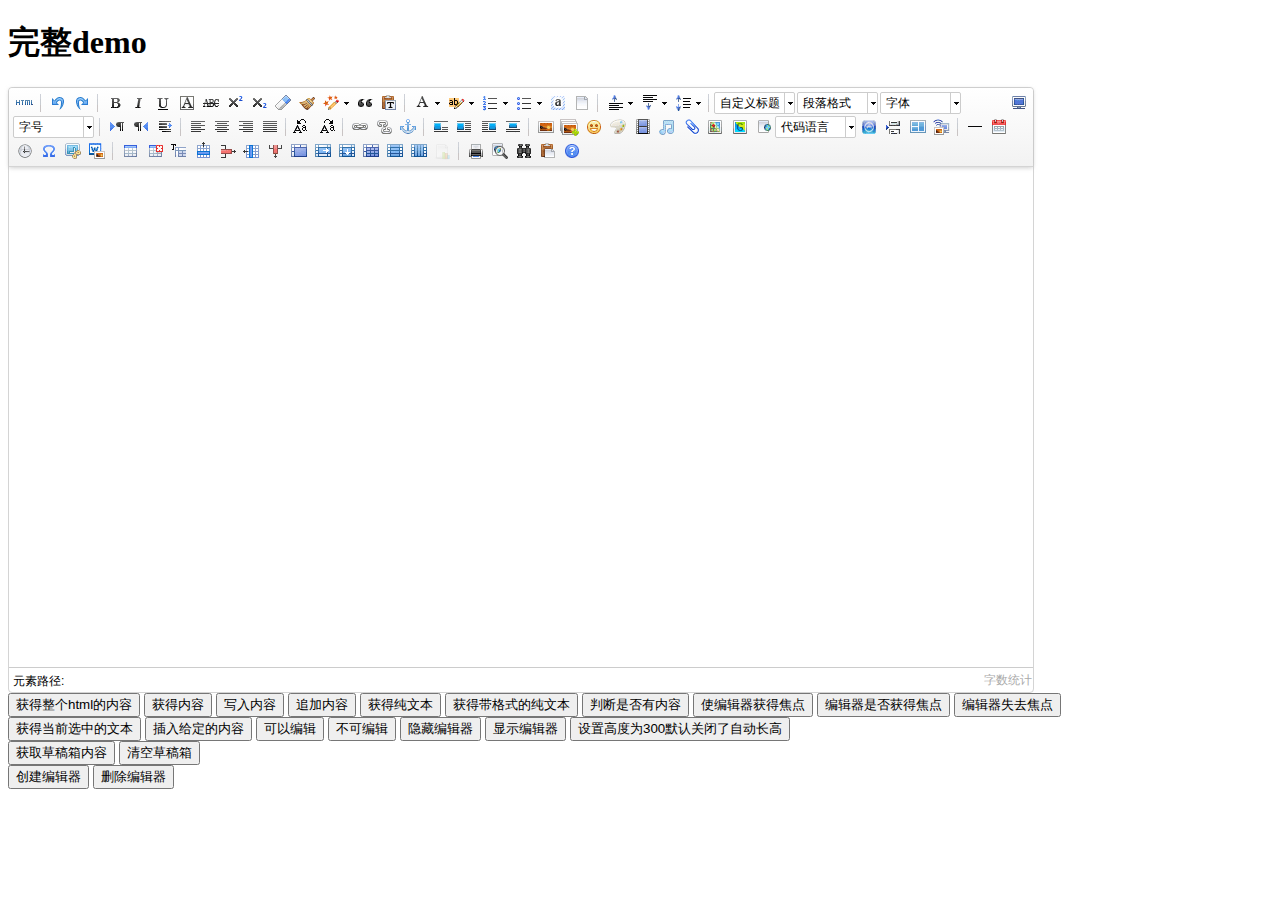
<file: src/main/webapp/utf8-jsp/index.html>
<!DOCTYPE HTML PUBLIC "-//W3C//DTD HTML 4.01 Transitional//EN"
        "http://www.w3.org/TR/html4/loose.dtd">
<html>
<head>
    <title>完整demo</title>
    <meta http-equiv="Content-Type" content="text/html;charset=utf-8"/>
    <script type="text/javascript" charset="utf-8" src="ueditor.config.js"></script>
    <script type="text/javascript" charset="utf-8" src="ueditor.all.min.js"> </script>
    <!--建议手动加在语言，避免在ie下有时因为加载语言失败导致编辑器加载失败-->
    <!--这里加载的语言文件会覆盖你在配置项目里添加的语言类型，比如你在配置项目里配置的是英文，这里加载的中文，那最后就是中文-->
    <script type="text/javascript" charset="utf-8" src="lang/zh-cn/zh-cn.js"></script>

    <style type="text/css">
        div{
            width:100%;
        }
    </style>
</head>
<body>
<div>
    <h1>完整demo</h1>
    <script id="editor" type="text/plain" style="width:1024px;height:500px;"></script>
</div>
<div id="btns">
    <div>
        <button onclick="getAllHtml()">获得整个html的内容</button>
        <button onclick="getContent()">获得内容</button>
        <button onclick="setContent()">写入内容</button>
        <button onclick="setContent(true)">追加内容</button>
        <button onclick="getContentTxt()">获得纯文本</button>
        <button onclick="getPlainTxt()">获得带格式的纯文本</button>
        <button onclick="hasContent()">判断是否有内容</button>
        <button onclick="setFocus()">使编辑器获得焦点</button>
        <button onmousedown="isFocus(event)">编辑器是否获得焦点</button>
        <button onmousedown="setblur(event)" >编辑器失去焦点</button>

    </div>
    <div>
        <button onclick="getText()">获得当前选中的文本</button>
        <button onclick="insertHtml()">插入给定的内容</button>
        <button id="enable" onclick="setEnabled()">可以编辑</button>
        <button onclick="setDisabled()">不可编辑</button>
        <button onclick=" UE.getEditor('editor').setHide()">隐藏编辑器</button>
        <button onclick=" UE.getEditor('editor').setShow()">显示编辑器</button>
        <button onclick=" UE.getEditor('editor').setHeight(300)">设置高度为300默认关闭了自动长高</button>
    </div>

    <div>
        <button onclick="getLocalData()" >获取草稿箱内容</button>
        <button onclick="clearLocalData()" >清空草稿箱</button>
    </div>

</div>
<div>
    <button onclick="createEditor()">
    创建编辑器</button>
    <button onclick="deleteEditor()">
    删除编辑器</button>
</div>

<script type="text/javascript">

    //实例化编辑器
    //建议使用工厂方法getEditor创建和引用编辑器实例，如果在某个闭包下引用该编辑器，直接调用UE.getEditor('editor')就能拿到相关的实例
    var ue = UE.getEditor('editor');


    function isFocus(e){
        alert(UE.getEditor('editor').isFocus());
        UE.dom.domUtils.preventDefault(e)
    }
    function setblur(e){
        UE.getEditor('editor').blur();
        UE.dom.domUtils.preventDefault(e)
    }
    function insertHtml() {
        var value = prompt('插入html代码', '');
        UE.getEditor('editor').execCommand('insertHtml', value)
    }
    function createEditor() {
        enableBtn();
        UE.getEditor('editor');
    }
    function getAllHtml() {
        alert(UE.getEditor('editor').getAllHtml())
    }
    function getContent() {
        var arr = [];
        arr.push("使用editor.getContent()方法可以获得编辑器的内容");
        arr.push("内容为：");
        arr.push(UE.getEditor('editor').getContent());
        alert(arr.join("\n"));
    }
    function getPlainTxt() {
        var arr = [];
        arr.push("使用editor.getPlainTxt()方法可以获得编辑器的带格式的纯文本内容");
        arr.push("内容为：");
        arr.push(UE.getEditor('editor').getPlainTxt());
        alert(arr.join('\n'))
    }
    function setContent(isAppendTo) {
        var arr = [];
        arr.push("使用editor.setContent('欢迎使用ueditor')方法可以设置编辑器的内容");
        UE.getEditor('editor').setContent('欢迎使用ueditor', isAppendTo);
        alert(arr.join("\n"));
    }
    function setDisabled() {
        UE.getEditor('editor').setDisabled('fullscreen');
        disableBtn("enable");
    }

    function setEnabled() {
        UE.getEditor('editor').setEnabled();
        enableBtn();
    }

    function getText() {
        //当你点击按钮时编辑区域已经失去了焦点，如果直接用getText将不会得到内容，所以要在选回来，然后取得内容
        var range = UE.getEditor('editor').selection.getRange();
        range.select();
        var txt = UE.getEditor('editor').selection.getText();
        alert(txt)
    }

    function getContentTxt() {
        var arr = [];
        arr.push("使用editor.getContentTxt()方法可以获得编辑器的纯文本内容");
        arr.push("编辑器的纯文本内容为：");
        arr.push(UE.getEditor('editor').getContentTxt());
        alert(arr.join("\n"));
    }
    function hasContent() {
        var arr = [];
        arr.push("使用editor.hasContents()方法判断编辑器里是否有内容");
        arr.push("判断结果为：");
        arr.push(UE.getEditor('editor').hasContents());
        alert(arr.join("\n"));
    }
    function setFocus() {
        UE.getEditor('editor').focus();
    }
    function deleteEditor() {
        disableBtn();
        UE.getEditor('editor').destroy();
    }
    function disableBtn(str) {
        var div = document.getElementById('btns');
        var btns = UE.dom.domUtils.getElementsByTagName(div, "button");
        for (var i = 0, btn; btn = btns[i++];) {
            if (btn.id == str) {
                UE.dom.domUtils.removeAttributes(btn, ["disabled"]);
            } else {
                btn.setAttribute("disabled", "true");
            }
        }
    }
    function enableBtn() {
        var div = document.getElementById('btns');
        var btns = UE.dom.domUtils.getElementsByTagName(div, "button");
        for (var i = 0, btn; btn = btns[i++];) {
            UE.dom.domUtils.removeAttributes(btn, ["disabled"]);
        }
    }

    function getLocalData () {
        alert(UE.getEditor('editor').execCommand( "getlocaldata" ));
    }

    function clearLocalData () {
        UE.getEditor('editor').execCommand( "clearlocaldata" );
        alert("已清空草稿箱")
    }
</script>
</body>
</html>
</file>
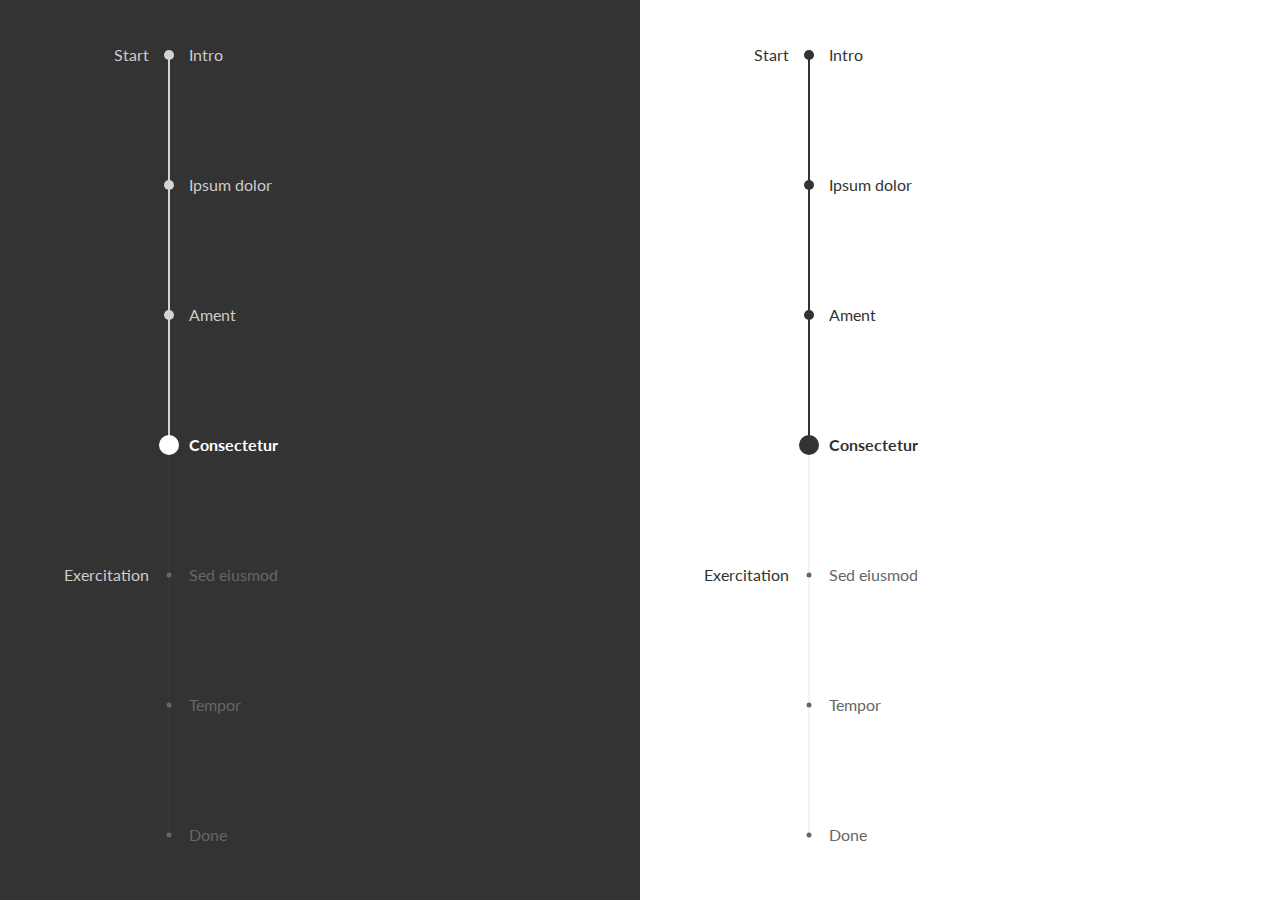
<file: src/main/webapp/font-style/jindutiao/index.html>
<!DOCTYPE html>
<html lang="en" >

<head>
  <meta charset="UTF-8">
  <title>Responsive Vertical Progress Steps</title>
  
  
  
      <link rel="stylesheet" href="css/style.css">

  
</head>

<body>

  <div class="outer">
  <div class="progress dark">
  <div class="left">
    <div>Start</div>
    <div></div>
    <div></div>
    <div class="current"></div>
    <div>Exercitation</div>
    <div></div>
    <div></div>
  </div>
  <div class="right">
    <div>Intro</div>
    <div>Ipsum dolor</div>
    <div>Ament</div>
    <div class="current">Consectetur</div>
    <div>Sed eiusmod</div>
    <div>Tempor</div>
    <div class="done">Done</div>
  </div>
</div>  
</div>











<div class="outer">
  <div class="progress">
  <div class="left">
    <div>Start</div>
    <div></div>
    <div></div>
    <div class="current"></div>
    <div>Exercitation</div>
    <div></div>
    <div></div>
  </div>
  <div class="right">
    <div>Intro</div>
    <div>Ipsum dolor</div>
    <div>Ament</div>
    <div class="current">Consectetur</div>
    <div>Sed eiusmod</div>
    <div>Tempor</div>
    <div class="done">Done</div>
  </div>
</div>  
</div>
  <script src='https://cdnjs.cloudflare.com/ajax/libs/jquery/3.3.1/jquery.min.js'></script>

  

    <script  src="js/index.js"></script>




</body>

</html>
</file>
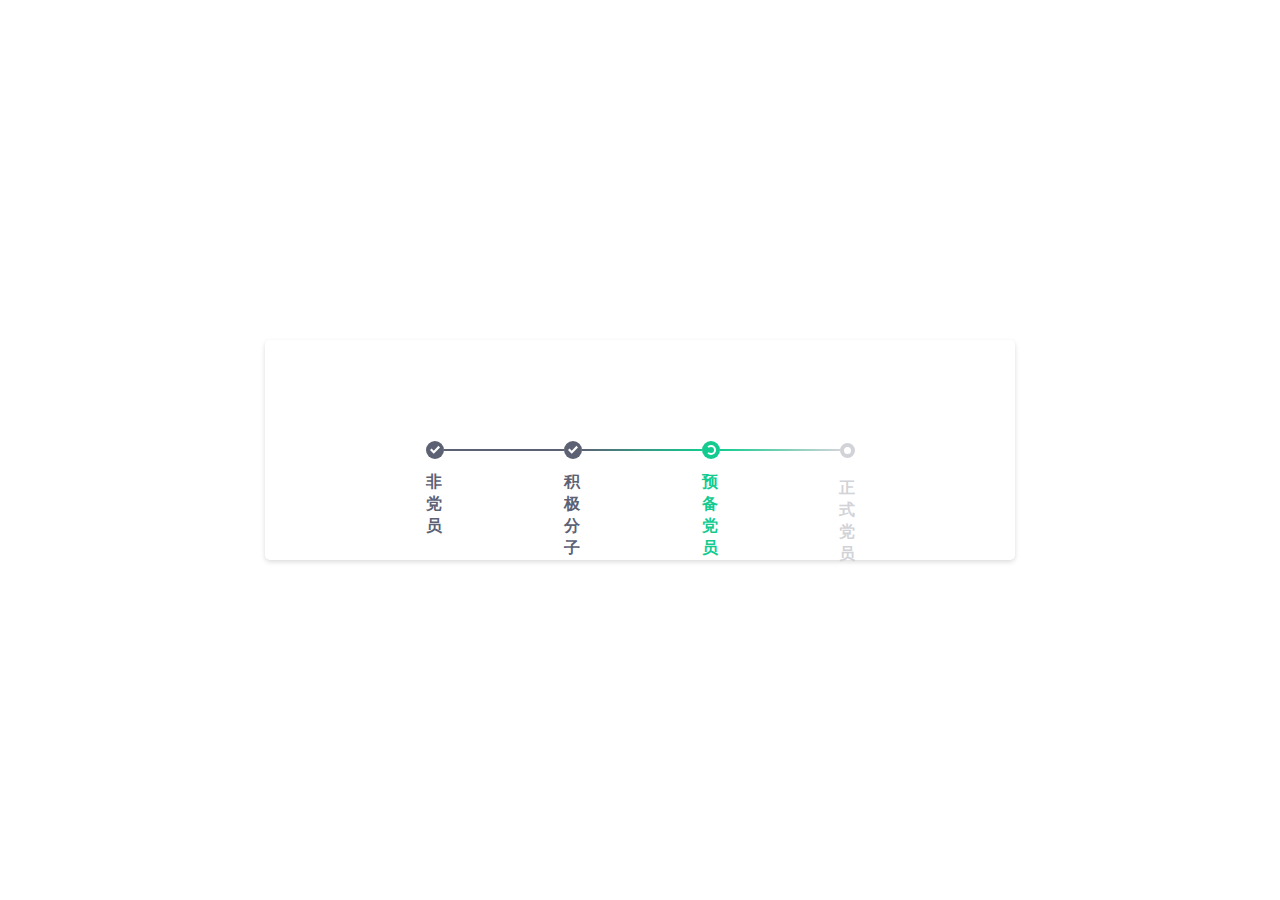
<file: src/main/webapp/font-style/jindutiao2/index.html>
<!DOCTYPE html>
<html lang="en" >

<head>
  <meta charset="UTF-8">
  <title>Process Timeline</title>
  
  
  <link rel='stylesheet' href='https://cdnjs.cloudflare.com/ajax/libs/font-awesome/5.8.2/css/all.min.css'>

      <link rel="stylesheet" href="css/style.css">

  
</head>

<body>

<div class="main-container">
    <div class="steps-container">
        <div class="step completed">
            <svg xmlns="http://www.w3.org/2000/svg" width="24" height="24" viewBox="0 0 24 24">
                <path d="M20.285 2l-11.285 11.567-5.286-5.011-3.714 3.716 9 8.728 15-15.285z" />
            </svg>
            <div class="label completed">
                非党员
            </div>
            <div class="icon completed">
               
            </div>
        </div>
        <div class="line completed"></div>
        <div class="step completed">
            <svg xmlns="http://www.w3.org/2000/svg" width="24" height="24" viewBox="0 0 24 24">
                <path d="M20.285 2l-11.285 11.567-5.286-5.011-3.714 3.716 9 8.728 15-15.285z" />
            </svg>
            <div class="label completed">
                积极分子
            </div>
            <div class="icon completed">
               
            </div>
        </div>
        <div class="line next-step-in-progress">
        </div>
        <div class="step in-progress">
            <div class="preloader"></div>
            <div class="label loading">
                预备党员
            </div>
            <div class="icon in-progress">
               
            </div>
        </div>
        <div class="line prev-step-in-progress"></div>
        <div class="step">
            <div class="label">
               正式党员
            </div>
            <div class="icon">
              
            </div>
        </div>

    </div>
</div>
  
  

    <script  src="js/index.js"></script>




</body>

</html>
</file>
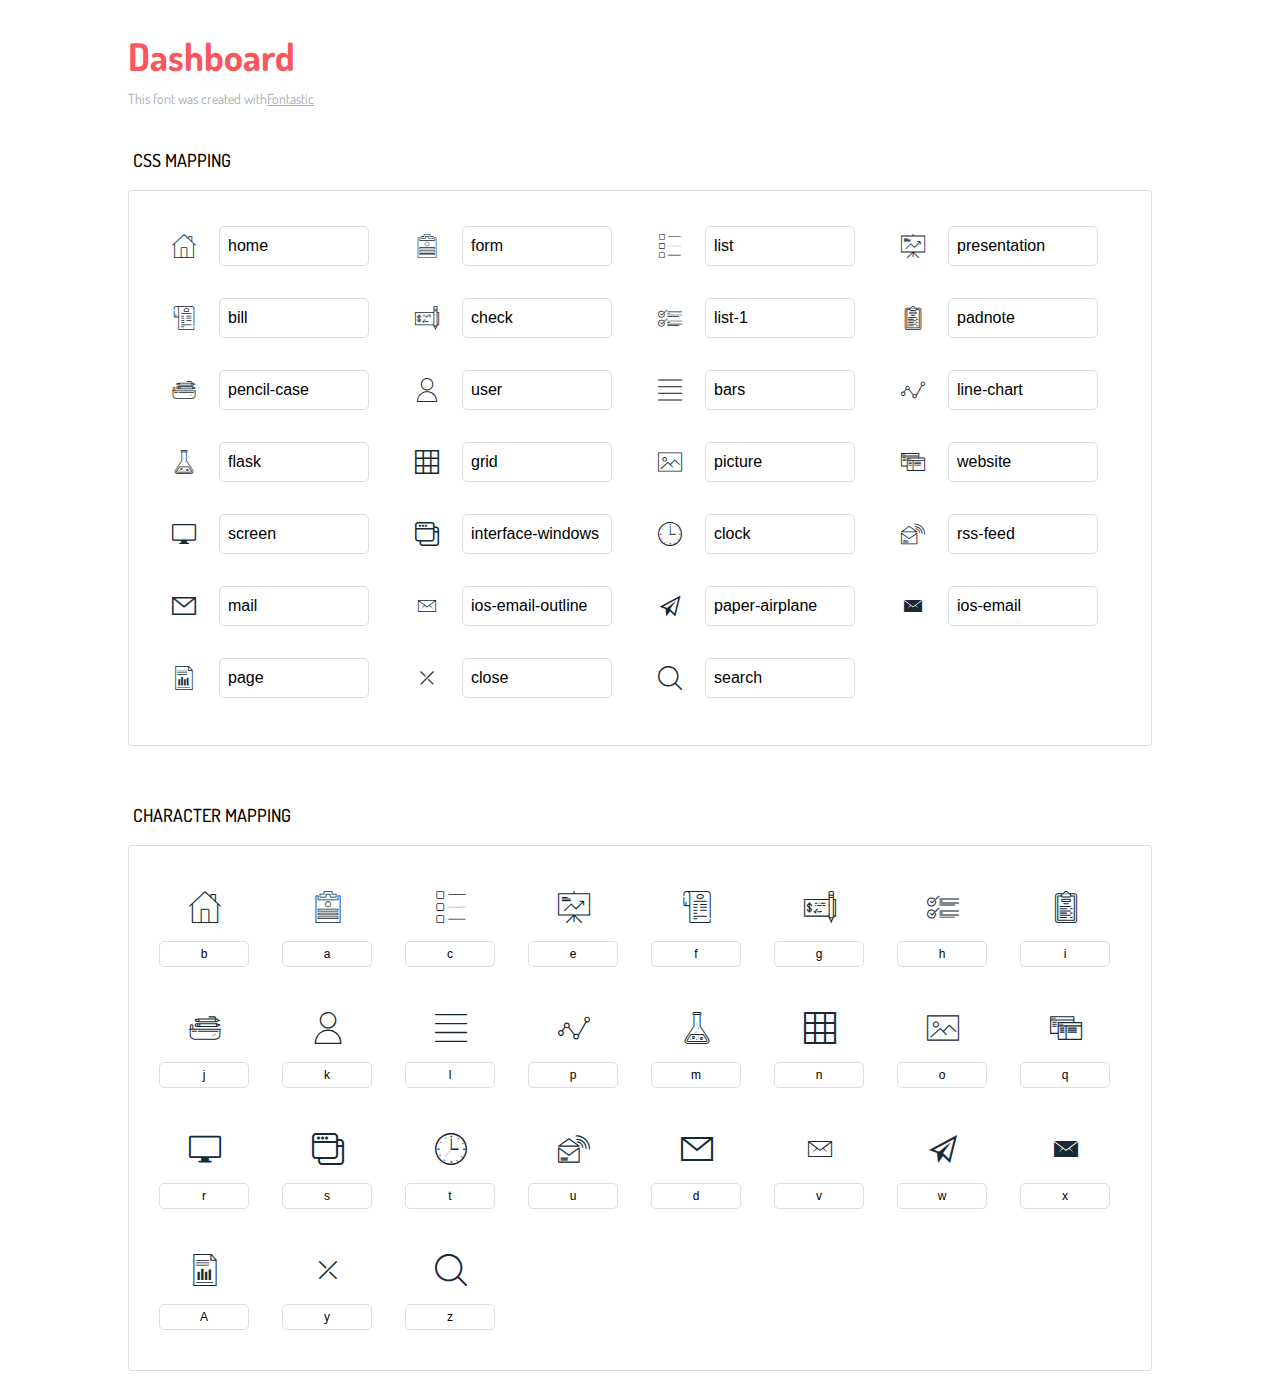
<file: src/main/webapp/lib/icons-reference/icons-reference.html>
<!DOCTYPE html>
<html lang="en">
  <head>
    <meta charset="utf-8">
    <meta http-equiv="X-UA-Compatible" content="IE=edge,chrome=1">
    <meta name="viewport" content="width=device-width,initial-scale=1">
    <title>Font Reference - Dashboard</title>
    <link href="http://fonts.googleapis.com/css?family=Dosis:400,500,700" rel="stylesheet" type="text/css">
    <link rel="stylesheet" href="styles.css">
    <style type="text/css">html,body,div,span,applet,object,iframe,h1,h2,h3,h4,h5,h6,p,blockquote,pre,a,abbr,acronym,address,big,cite,code,del,dfn,em,img,ins,kbd,q,s,samp,small,strike,strong,sub,sup,tt,var,dl,dt,dd,ol,ul,li,fieldset,form,label,legend,table,caption,tbody,tfoot,thead,tr,th,td{margin:0;padding:0;border:0;outline:0;font-weight:inherit;font-style:inherit;font-family:inherit;font-size:100%;vertical-align:baseline}body{line-height:1;color:#000;background:#fff}ol,ul{list-style:none}table{border-collapse:separate;border-spacing:0;vertical-align:middle}caption,th,td{text-align:left;font-weight:normal;vertical-align:middle}a img{border:none}*{-webkit-box-sizing:border-box;-moz-box-sizing:border-box;box-sizing:border-box}body{font-family:'Dosis','Tahoma',sans-serif}.container{margin:15px auto;width:80%}h1{margin:40px 0 20px;font-weight:700;font-size:38px;line-height:32px;color:#fb565e}h2{font-size:18px;padding:0 0 21px 5px;margin:45px 0 0 0;text-transform:uppercase;font-weight:500}.small{font-size:14px;color:#a5adb4;}.small a{color:#a5adb4;}.small a:hover{color:#fb565e}.glyphs.character-mapping{margin:0 0 20px 0;padding:20px 0 20px 30px;color:rgba(0,0,0,0.5);border:1px solid #d8e0e5;-webkit-border-radius:3px;border-radius:3px;}.glyphs.character-mapping li{margin:0 30px 20px 0;display:inline-block;width:90px}.glyphs.character-mapping .icon{margin:10px 0 10px 15px;padding:15px;position:relative;width:55px;height:55px;color:#162a36 !important;overflow:hidden;-webkit-border-radius:3px;border-radius:3px;font-size:32px;}.glyphs.character-mapping .icon svg{fill:#000}.glyphs.character-mapping input{margin:0;padding:5px 0;line-height:12px;font-size:12px;display:block;width:100%;border:1px solid #d8e0e5;-webkit-border-radius:5px;border-radius:5px;text-align:center;outline:0;}.glyphs.character-mapping input:focus{border:1px solid #fbde4a;-webkit-box-shadow:inset 0 0 3px #fbde4a;box-shadow:inset 0 0 3px #fbde4a}.glyphs.character-mapping input:hover{-webkit-box-shadow:inset 0 0 3px #fbde4a;box-shadow:inset 0 0 3px #fbde4a}.glyphs.css-mapping{margin:0 0 60px 0;padding:30px 0 20px 30px;color:rgba(0,0,0,0.5);border:1px solid #d8e0e5;-webkit-border-radius:3px;border-radius:3px;}.glyphs.css-mapping li{margin:0 30px 20px 0;padding:0;display:inline-block;overflow:hidden}.glyphs.css-mapping .icon{margin:0;margin-right:10px;padding:13px;height:50px;width:50px;color:#162a36 !important;overflow:hidden;float:left;font-size:24px}.glyphs.css-mapping input{margin:0;margin-top:5px;padding:8px;line-height:16px;font-size:16px;display:block;width:150px;height:40px;border:1px solid #d8e0e5;-webkit-border-radius:5px;border-radius:5px;background:#fff;outline:0;float:right;}.glyphs.css-mapping input:focus{border:1px solid #fbde4a;-webkit-box-shadow:inset 0 0 3px #fbde4a;box-shadow:inset 0 0 3px #fbde4a}.glyphs.css-mapping input:hover{-webkit-box-shadow:inset 0 0 3px #fbde4a;box-shadow:inset 0 0 3px #fbde4a}</style>
  </head>
  <body>
    <div class="container">
      <h1>Dashboard</h1>
      <p class="small">This font was created with<a href="http://fontastic.me/">Fontastic</a></p>
      <h2>CSS mapping</h2>
      <ul class="glyphs css-mapping">
        <li>
          <div class="icon icon-home"></div>
          <input type="text" readonly="readonly" value="home">
        </li>
        <li>
          <div class="icon icon-form"></div>
          <input type="text" readonly="readonly" value="form">
        </li>
        <li>
          <div class="icon icon-list"></div>
          <input type="text" readonly="readonly" value="list">
        </li>
        <li>
          <div class="icon icon-presentation"></div>
          <input type="text" readonly="readonly" value="presentation">
        </li>
        <li>
          <div class="icon icon-bill"></div>
          <input type="text" readonly="readonly" value="bill">
        </li>
        <li>
          <div class="icon icon-check"></div>
          <input type="text" readonly="readonly" value="check">
        </li>
        <li>
          <div class="icon icon-list-1"></div>
          <input type="text" readonly="readonly" value="list-1">
        </li>
        <li>
          <div class="icon icon-padnote"></div>
          <input type="text" readonly="readonly" value="padnote">
        </li>
        <li>
          <div class="icon icon-pencil-case"></div>
          <input type="text" readonly="readonly" value="pencil-case">
        </li>
        <li>
          <div class="icon icon-user"></div>
          <input type="text" readonly="readonly" value="user">
        </li>
        <li>
          <div class="icon icon-bars"></div>
          <input type="text" readonly="readonly" value="bars">
        </li>
        <li>
          <div class="icon icon-line-chart"></div>
          <input type="text" readonly="readonly" value="line-chart">
        </li>
        <li>
          <div class="icon icon-flask"></div>
          <input type="text" readonly="readonly" value="flask">
        </li>
        <li>
          <div class="icon icon-grid"></div>
          <input type="text" readonly="readonly" value="grid">
        </li>
        <li>
          <div class="icon icon-picture"></div>
          <input type="text" readonly="readonly" value="picture">
        </li>
        <li>
          <div class="icon icon-website"></div>
          <input type="text" readonly="readonly" value="website">
        </li>
        <li>
          <div class="icon icon-screen"></div>
          <input type="text" readonly="readonly" value="screen">
        </li>
        <li>
          <div class="icon icon-interface-windows"></div>
          <input type="text" readonly="readonly" value="interface-windows">
        </li>
        <li>
          <div class="icon icon-clock"></div>
          <input type="text" readonly="readonly" value="clock">
        </li>
        <li>
          <div class="icon icon-rss-feed"></div>
          <input type="text" readonly="readonly" value="rss-feed">
        </li>
        <li>
          <div class="icon icon-mail"></div>
          <input type="text" readonly="readonly" value="mail">
        </li>
        <li>
          <div class="icon icon-ios-email-outline"></div>
          <input type="text" readonly="readonly" value="ios-email-outline">
        </li>
        <li>
          <div class="icon icon-paper-airplane"></div>
          <input type="text" readonly="readonly" value="paper-airplane">
        </li>
        <li>
          <div class="icon icon-ios-email"></div>
          <input type="text" readonly="readonly" value="ios-email">
        </li>
        <li>
          <div class="icon icon-page"></div>
          <input type="text" readonly="readonly" value="page">
        </li>
        <li>
          <div class="icon icon-close"></div>
          <input type="text" readonly="readonly" value="close">
        </li>
        <li>
          <div class="icon icon-search"></div>
          <input type="text" readonly="readonly" value="search">
        </li>
      </ul>
      <h2>Character mapping</h2>
      <ul class="glyphs character-mapping">
        <li>
          <div data-icon="b" class="icon"></div>
          <input type="text" readonly="readonly" value="b">
        </li>
        <li>
          <div data-icon="a" class="icon"></div>
          <input type="text" readonly="readonly" value="a">
        </li>
        <li>
          <div data-icon="c" class="icon"></div>
          <input type="text" readonly="readonly" value="c">
        </li>
        <li>
          <div data-icon="e" class="icon"></div>
          <input type="text" readonly="readonly" value="e">
        </li>
        <li>
          <div data-icon="f" class="icon"></div>
          <input type="text" readonly="readonly" value="f">
        </li>
        <li>
          <div data-icon="g" class="icon"></div>
          <input type="text" readonly="readonly" value="g">
        </li>
        <li>
          <div data-icon="h" class="icon"></div>
          <input type="text" readonly="readonly" value="h">
        </li>
        <li>
          <div data-icon="i" class="icon"></div>
          <input type="text" readonly="readonly" value="i">
        </li>
        <li>
          <div data-icon="j" class="icon"></div>
          <input type="text" readonly="readonly" value="j">
        </li>
        <li>
          <div data-icon="k" class="icon"></div>
          <input type="text" readonly="readonly" value="k">
        </li>
        <li>
          <div data-icon="l" class="icon"></div>
          <input type="text" readonly="readonly" value="l">
        </li>
        <li>
          <div data-icon="p" class="icon"></div>
          <input type="text" readonly="readonly" value="p">
        </li>
        <li>
          <div data-icon="m" class="icon"></div>
          <input type="text" readonly="readonly" value="m">
        </li>
        <li>
          <div data-icon="n" class="icon"></div>
          <input type="text" readonly="readonly" value="n">
        </li>
        <li>
          <div data-icon="o" class="icon"></div>
          <input type="text" readonly="readonly" value="o">
        </li>
        <li>
          <div data-icon="q" class="icon"></div>
          <input type="text" readonly="readonly" value="q">
        </li>
        <li>
          <div data-icon="r" class="icon"></div>
          <input type="text" readonly="readonly" value="r">
        </li>
        <li>
          <div data-icon="s" class="icon"></div>
          <input type="text" readonly="readonly" value="s">
        </li>
        <li>
          <div data-icon="t" class="icon"></div>
          <input type="text" readonly="readonly" value="t">
        </li>
        <li>
          <div data-icon="u" class="icon"></div>
          <input type="text" readonly="readonly" value="u">
        </li>
        <li>
          <div data-icon="d" class="icon"></div>
          <input type="text" readonly="readonly" value="d">
        </li>
        <li>
          <div data-icon="v" class="icon"></div>
          <input type="text" readonly="readonly" value="v">
        </li>
        <li>
          <div data-icon="w" class="icon"></div>
          <input type="text" readonly="readonly" value="w">
        </li>
        <li>
          <div data-icon="x" class="icon"></div>
          <input type="text" readonly="readonly" value="x">
        </li>
        <li>
          <div data-icon="A" class="icon"></div>
          <input type="text" readonly="readonly" value="A">
        </li>
        <li>
          <div data-icon="y" class="icon"></div>
          <input type="text" readonly="readonly" value="y">
        </li>
        <li>
          <div data-icon="z" class="icon"></div>
          <input type="text" readonly="readonly" value="z">
        </li>
      </ul>
    </div>
    <script>(function() {
  var glyphs, i, len, ref;

  ref = document.getElementsByClassName('glyphs');
  for (i = 0, len = ref.length; i < len; i++) {
    glyphs = ref[i];
    glyphs.addEventListener('click', function(event) {
      if (event.target.tagName === 'INPUT') {
        return event.target.select();
      }
    });
  }

}).call(this);

    </script>
  </body>
</html>
</file>
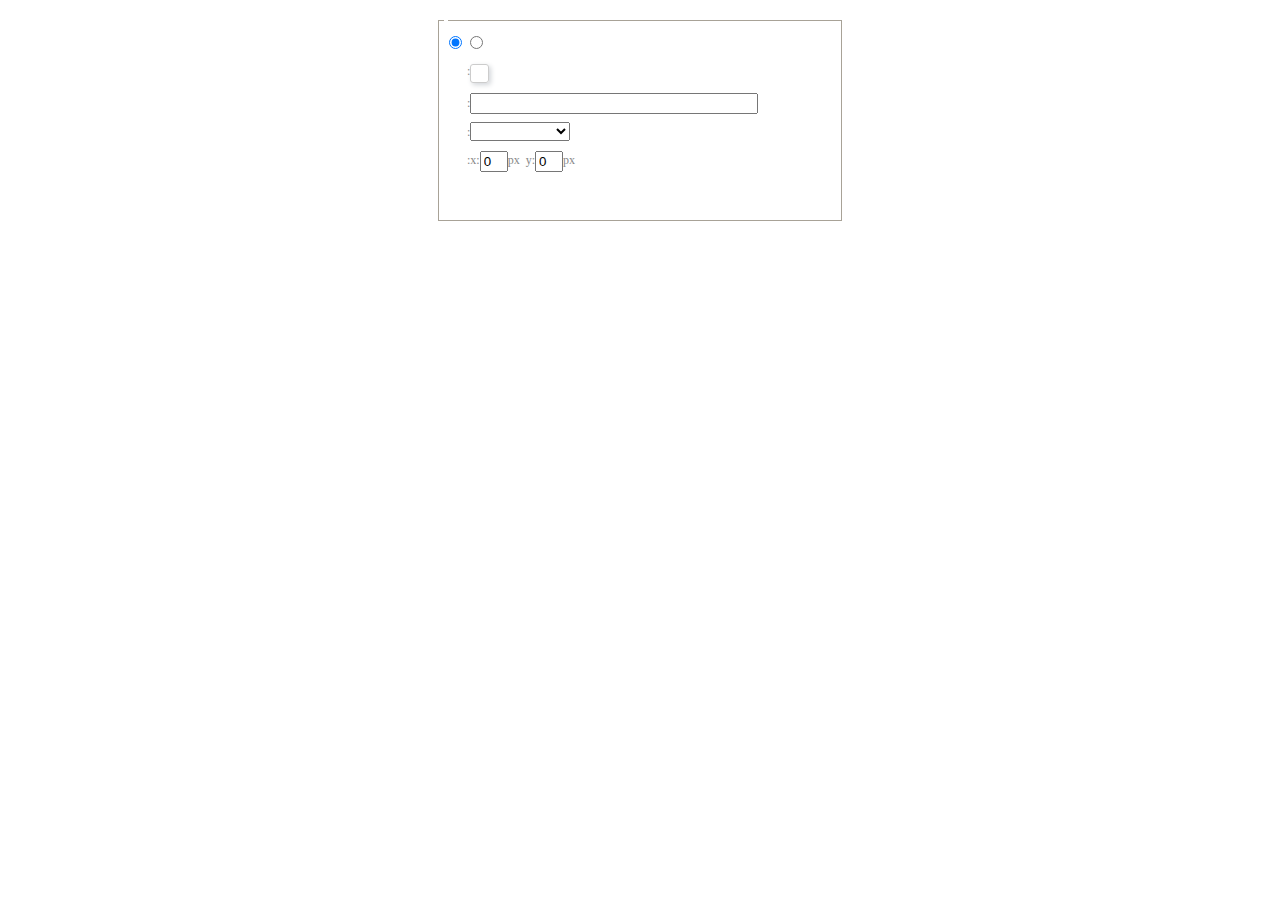
<file: src/main/webapp/utf8-jsp/dialogs/background/background.html>
<!DOCTYPE HTML>
<html>
<head>
    <meta http-equiv="Content-Type" content="text/html;charset=utf-8"/>
    <script type="text/javascript" src="../internal.js"></script>
    <link rel="stylesheet" type="text/css" href="background.css">
</head>
<body>
    <div id="bg_container" class="wrapper">
        <div id="tabHeads" class="tabhead">
            <span class="focus" data-content-id="normal"><var id="lang_background_normal"></var></span>
            <span class="" data-content-id="imgManager"><var id="lang_background_local"></var></span>
        </div>
        <div id="tabBodys" class="tabbody">
            <div id="normal" class="panel focus">
                <fieldset class="bgarea">
                    <legend><var id="lang_background_set"></var></legend>
                    <div class="content">
                        <div>
                            <label><input id="nocolorRadio" class="iptradio" type="radio" name="t" value="none" checked="checked"><var id="lang_background_none"></var></label>
                            <label><input id="coloredRadio" class="iptradio" type="radio" name="t" value="color"><var id="lang_background_colored"></var></label>
                        </div>
                        <div class="wrapcolor pl">
                            <div class="color">
                                <var id="lang_background_color"></var>:
                            </div>
                            <div id="colorPicker"></div>
                            <div class="clear"></div>
                        </div>
                        <div class="wrapcolor pl">
                            <label><var id="lang_background_netimg"></var>:</label><input class="txt" type="text" id="url">
                        </div>
                        <div id="alignment" class="alignment">
                            <var id="lang_background_align"></var>:<select id="repeatType">
                                <option value="center"></option>
                                <option value="repeat-x"></option>
                                <option value="repeat-y"></option>
                                <option value="repeat"></option>
                                <option value="self"></option>
                            </select>
                        </div>
                        <div id="custom" >
                            <var id="lang_background_position"></var>:x:<input type="text" size="1" id="x" maxlength="4" value="0">px&nbsp;&nbsp;y:<input type="text" size="1" id="y" maxlength="4" value="0">px
                        </div>
                    </div>
                </fieldset>

            </div>
            <div id="imgManager" class="panel">
                <div id="imageList" style=""></div>
            </div>
        </div>
    </div>
    <script type="text/javascript" src="background.js"></script>
</body>
</html>
</file>
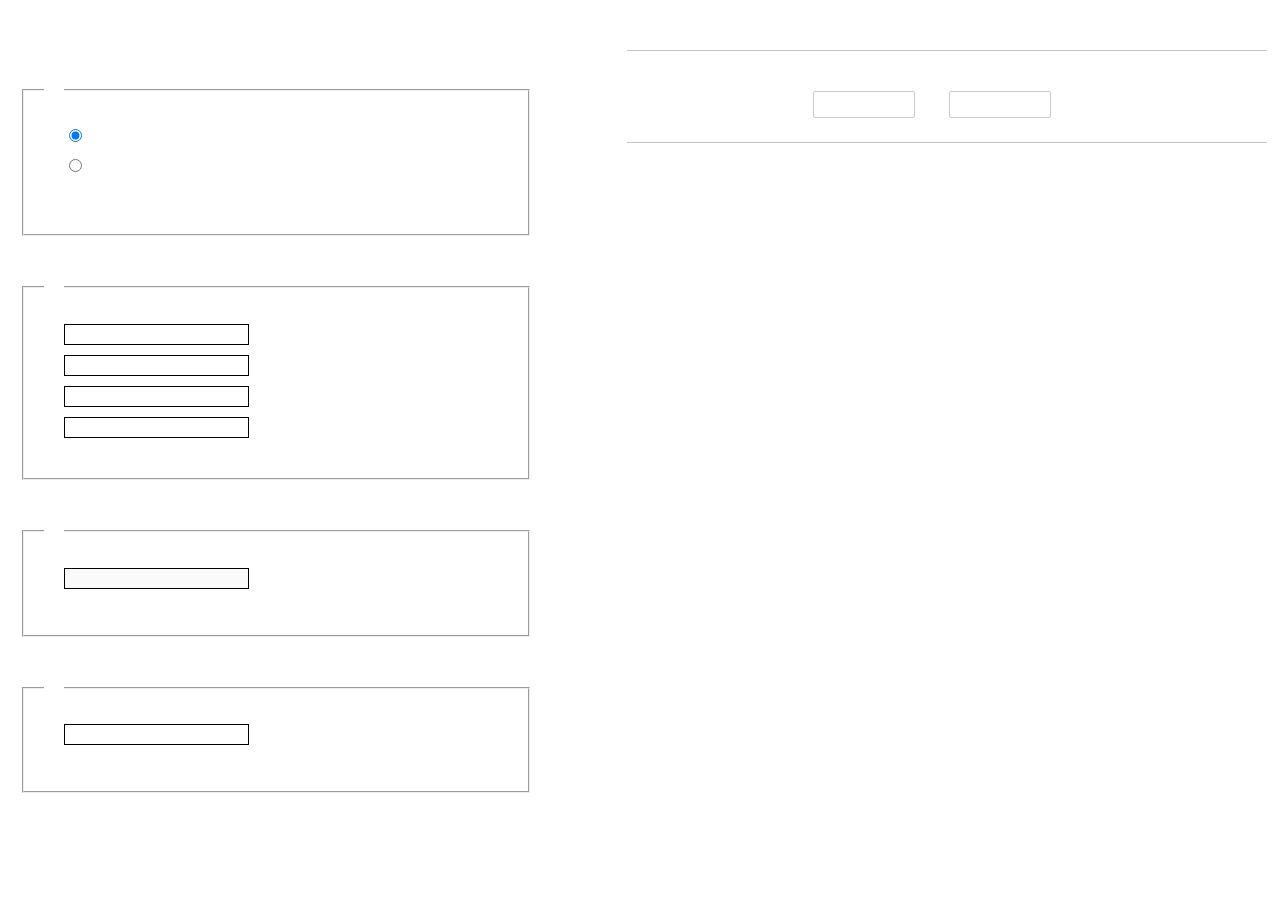
<file: src/main/webapp/utf8-jsp/dialogs/charts/charts.html>
<!DOCTYPE html>
<html>
    <head>
        <title>chart</title>
        <meta chartset="utf-8">
        <link rel="stylesheet" type="text/css" href="charts.css">
        <script type="text/javascript" src="../internal.js"></script>
    </head>
    <body>
        <div class="main">
            <div class="table-view">
                <h3><var id="lang_data_source"></var></h3>
                <div id="tableContainer" class="table-container"></div>
                <h3><var id="lang_chart_format"></var></h3>
                <form name="data-form">
                    <div class="charts-format">
                        <fieldset>
                            <legend><var id="lang_data_align"></var></legend>
                            <div class="format-item-container">
                                <label>
                                    <input type="radio" class="format-ctrl not-pie-item" name="charts-format" value="1" checked="checked">
                                    <var id="lang_chart_align_same"></var>
                                </label>
                                <label>
                                    <input type="radio" class="format-ctrl not-pie-item" name="charts-format" value="-1">
                                    <var id="lang_chart_align_reverse"></var>
                                </label>
                                <br>
                            </div>
                        </fieldset>
                        <fieldset>
                            <legend><var id="lang_chart_title"></var></legend>
                            <div class="format-item-container">
                                <label>
                                    <var id="lang_chart_main_title"></var><input type="text" name="title" class="data-item">
                                </label>
                                <label>
                                    <var id="lang_chart_sub_title"></var><input type="text" name="sub-title" class="data-item not-pie-item">
                                </label>
                                <label>
                                    <var id="lang_chart_x_title"></var><input type="text" name="x-title" class="data-item not-pie-item">
                                </label>
                                <label>
                                    <var id="lang_chart_y_title"></var><input type="text" name="y-title" class="data-item not-pie-item">
                                </label>
                            </div>
                        </fieldset>
                        <fieldset>
                            <legend><var id="lang_chart_tip"></var></legend>
                            <div class="format-item-container">
                                <label>
                                    <var id="lang_cahrt_tip_prefix"></var>
                                    <input type="text" id="tipInput" name="tip" class="data-item" disabled="disabled">
                                </label>
                                <p><var id="lang_cahrt_tip_description"></var></p>
                            </div>
                        </fieldset>
                        <fieldset>
                            <legend><var id="lang_chart_data_unit"></var></legend>
                            <div class="format-item-container">
                                <label><var id="lang_chart_data_unit_title"></var><input type="text" name="unit" class="data-item"></label>
                                <p><var id="lang_chart_data_unit_description"></var></p>
                            </div>
                        </fieldset>
                    </div>
                </form>
            </div>
            <div class="charts-view">
                <div id="chartsContainer" class="charts-container"></div>
                <div id="chartsType" class="charts-type">
                    <h3><var id="lang_chart_type"></var></h3>
                    <div class="scroll-view">
                        <div class="scroll-container">
                            <div id="scrollBed" class="scroll-bed"></div>
                        </div>
                        <div id="buttonContainer" class="button-container">
                            <a href="#" data-title="prev"><var id="lang_prev_btn"></var></a>
                            <a href="#" data-title="next"><var id="lang_next_btn"></var></a>
                        </div>
                    </div>
                </div>
            </div>
        </div>
        <script src="../../third-party/jquery-1.10.2.min.js"></script>
        <script src="../../third-party/highcharts/highcharts.js"></script>
        <script src="chart.config.js"></script>
        <script src="charts.js"></script>
    </body>
</html>
</file>
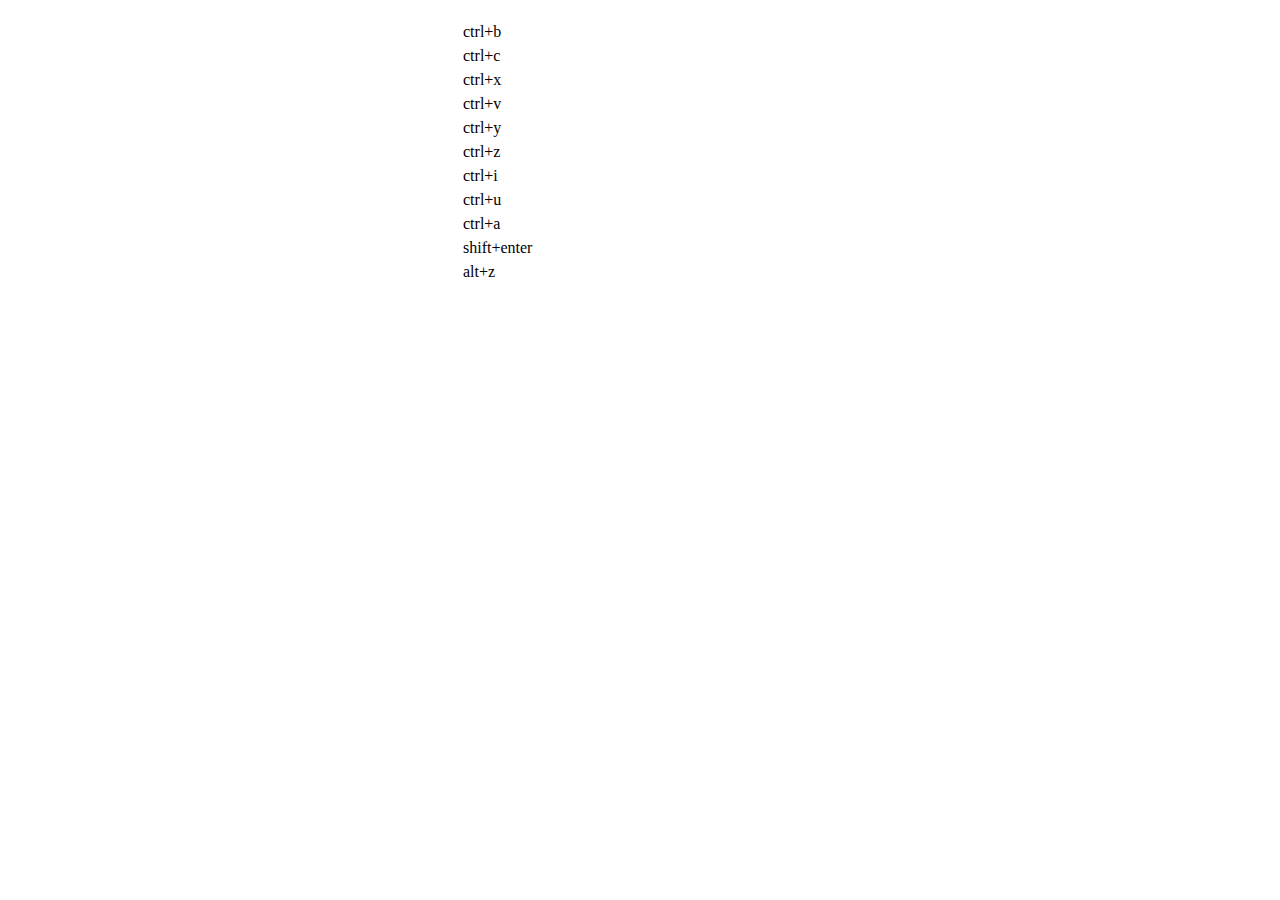
<file: src/main/webapp/utf8-jsp/dialogs/help/help.html>
<!DOCTYPE HTML PUBLIC "-//W3C//DTD HTML 4.01 Transitional//EN"
        "http://www.w3.org/TR/html4/loose.dtd">
<html>
<head>
    <title>帮助</title>
    <meta content="text/html; charset=utf-8" http-equiv="Content-Type"/>
    <script type="text/javascript" src="../internal.js"></script>
    <link rel="stylesheet" type="text/css" href="help.css">
</head>
<body>
<div class="wrapper" id="helptab">
    <div id="tabHeads" class="tabhead">
        <span class="focus" tabsrc="about"><var id="lang_input_about"></var></span>
        <span tabsrc="shortcuts"><var id="lang_input_shortcuts"></var></span>
    </div>
    <div id="tabBodys" class="tabbody">
        <div id="about" class="panel">
            <h1>UEditor</h1>
            <p id="version"></p>
            <p><var id="lang_input_introduction"></var></p>
        </div>
        <div id="shortcuts" class="panel">
            <table>
                <thead>
                <tr>
                    <td><var id="lang_Txt_shortcuts"></var></td>
                    <td><var id="lang_Txt_func"></var></td>
                </tr>
                </thead>
                <tbody>
                <tr>
                    <td>ctrl+b</td>
                    <td><var id="lang_Txt_bold"></var></td>
                </tr>
                <tr>
                    <td>ctrl+c</td>
                    <td><var id="lang_Txt_copy"></var></td>
                </tr>
                <tr>
                    <td>ctrl+x</td>
                    <td><var id="lang_Txt_cut"></var></td>
                </tr>
                <tr>
                    <td>ctrl+v</td>
                    <td><var id="lang_Txt_Paste"></var></td>
                </tr>
                <tr>
                    <td>ctrl+y</td>
                    <td><var id="lang_Txt_undo"></var></td>
                </tr>
                <tr>
                    <td>ctrl+z</td>
                    <td><var id="lang_Txt_redo"></var></td>
                </tr>
                <tr>
                    <td>ctrl+i</td>
                    <td><var id="lang_Txt_italic"></var></td>
                </tr>
                <tr>
                    <td>ctrl+u</td>
                    <td><var id="lang_Txt_underline"></var></td>
                </tr>
                <tr>
                    <td>ctrl+a</td>
                    <td><var id="lang_Txt_selectAll"></var></td>
                </tr>
                <tr>
                    <td>shift+enter</td>
                    <td><var id="lang_Txt_visualEnter"></var></td>
                </tr>
                <tr>
                    <td>alt+z</td>
                    <td><var id="lang_Txt_fullscreen"></var></td>
                </tr>
                </tbody>
            </table>
        </div>
    </div>
</div>
<script type="text/javascript" src="help.js"></script>
</body>
</html>
</file>
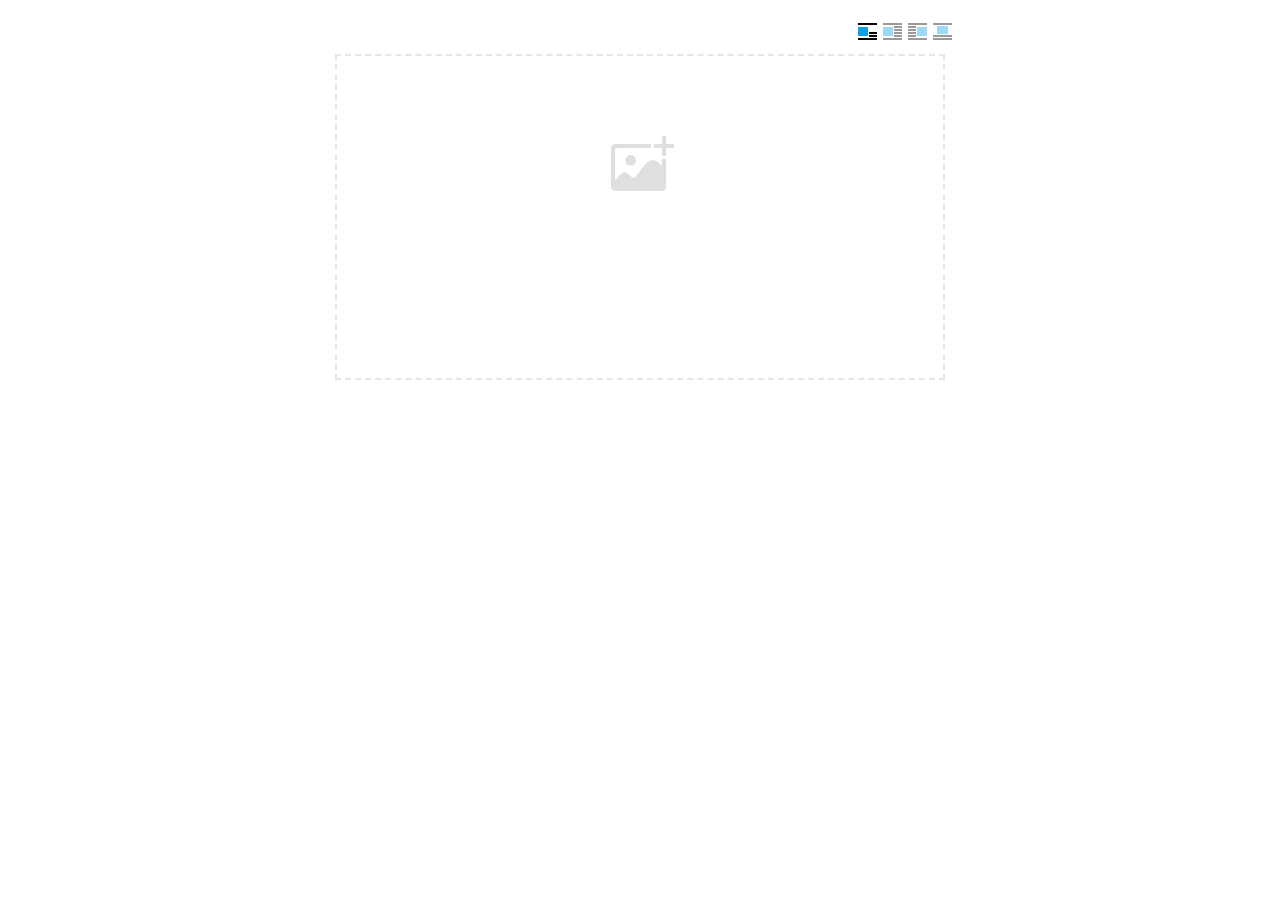
<file: src/main/webapp/utf8-jsp/dialogs/image/image.html>
<!doctype html>
<html>
<head>
    <meta charset="UTF-8">
    <title>ueditor图片对话框</title>
    <script type="text/javascript" src="../internal.js"></script>

    <!-- jquery -->
    <script type="text/javascript" src="../../third-party/jquery-1.10.2.min.js"></script>

    <!-- webuploader -->
    <script src="../../third-party/webuploader/webuploader.min.js"></script>
    <link rel="stylesheet" type="text/css" href="../../third-party/webuploader/webuploader.css">

    <!-- image dialog -->
    <link rel="stylesheet" href="image.css" type="text/css" />
</head>
<body>

    <div class="wrapper">
        <div id="tabhead" class="tabhead">
            <span class="tab" data-content-id="remote"><var id="lang_tab_remote"></var></span>
            <span class="tab focus" data-content-id="upload"><var id="lang_tab_upload"></var></span>
            <span class="tab" data-content-id="online"><var id="lang_tab_online"></var></span>
            <span class="tab" data-content-id="search"><var id="lang_tab_search"></var></span>
        </div>
        <div class="alignBar">
            <label class="algnLabel"><var id="lang_input_align"></var></label>
                    <span id="alignIcon">
                        <span id="noneAlign" class="none-align focus" data-align="none"></span>
                        <span id="leftAlign" class="left-align" data-align="left"></span>
                        <span id="rightAlign" class="right-align" data-align="right"></span>
                        <span id="centerAlign" class="center-align" data-align="center"></span>
                    </span>
            <input id="align" name="align" type="hidden" value="none"/>
        </div>
        <div id="tabbody" class="tabbody">

            <!-- 远程图片 -->
            <div id="remote" class="panel">
                <div class="top">
                    <div class="row">
                        <label for="url"><var id="lang_input_url"></var></label>
                        <span><input class="text" id="url" type="text"/></span>
                    </div>
                </div>
                <div class="left">
                    <div class="row">
                        <label><var id="lang_input_size"></var></label>
                        <span><var id="lang_input_width">&nbsp;&nbsp;</var><input class="text" type="text" id="width"/>px </span>
                        <span><var id="lang_input_height">&nbsp;&nbsp;</var><input class="text" type="text" id="height"/>px </span>
                        <span><input id="lock" type="checkbox" disabled="disabled"><span id="lockicon"></span></span>
                    </div>
                    <div class="row">
                        <label><var id="lang_input_border"></var></label>
                        <span><input class="text" type="text" id="border"/>px </span>
                    </div>
                    <div class="row">
                        <label><var id="lang_input_vhspace"></var></label>
                        <span><input class="text" type="text" id="vhSpace"/>px </span>
                    </div>
                    <div class="row">
                        <label><var id="lang_input_title"></var></label>
                        <span><input class="text" type="text" id="title"/></span>
                    </div>
                </div>
                <div class="right"><div id="preview"></div></div>
            </div>

            <!-- 上传图片 -->
            <div id="upload" class="panel focus">
                <div id="queueList" class="queueList">
                    <div class="statusBar element-invisible">
                        <div class="progress">
                            <span class="text">0%</span>
                            <span class="percentage"></span>
                        </div><div class="info"></div>
                        <div class="btns">
                            <div id="filePickerBtn"></div>
                            <div class="uploadBtn"><var id="lang_start_upload"></var></div>
                        </div>
                    </div>
                    <div id="dndArea" class="placeholder">
                        <div class="filePickerContainer">
                            <div id="filePickerReady"></div>
                        </div>
                    </div>
                    <ul class="filelist element-invisible">
                        <li id="filePickerBlock" class="filePickerBlock"></li>
                    </ul>
                </div>
            </div>

            <!-- 在线图片 -->
            <div id="online" class="panel">
                <div id="imageList"><var id="lang_imgLoading"></var></div>
            </div>

            <!-- 搜索图片 -->
            <div id="search" class="panel">
                <div class="searchBar">
                    <input id="searchTxt" class="searchTxt text" type="text" />
                    <select id="searchType" class="searchType">
                        <option value="&s=4&z=0"></option>
                        <option value="&s=1&z=19"></option>
                        <option value="&s=2&z=0"></option>
                        <option value="&s=3&z=0"></option>
                    </select>
                    <input id="searchReset" type="button"  />
                    <input id="searchBtn" type="button"  />
                </div>
                <div id="searchList" class="searchList"><ul id="searchListUl"></ul></div>
            </div>

        </div>
    </div>
    <script type="text/javascript" src="image.js"></script>

</body>
</html>
</file>
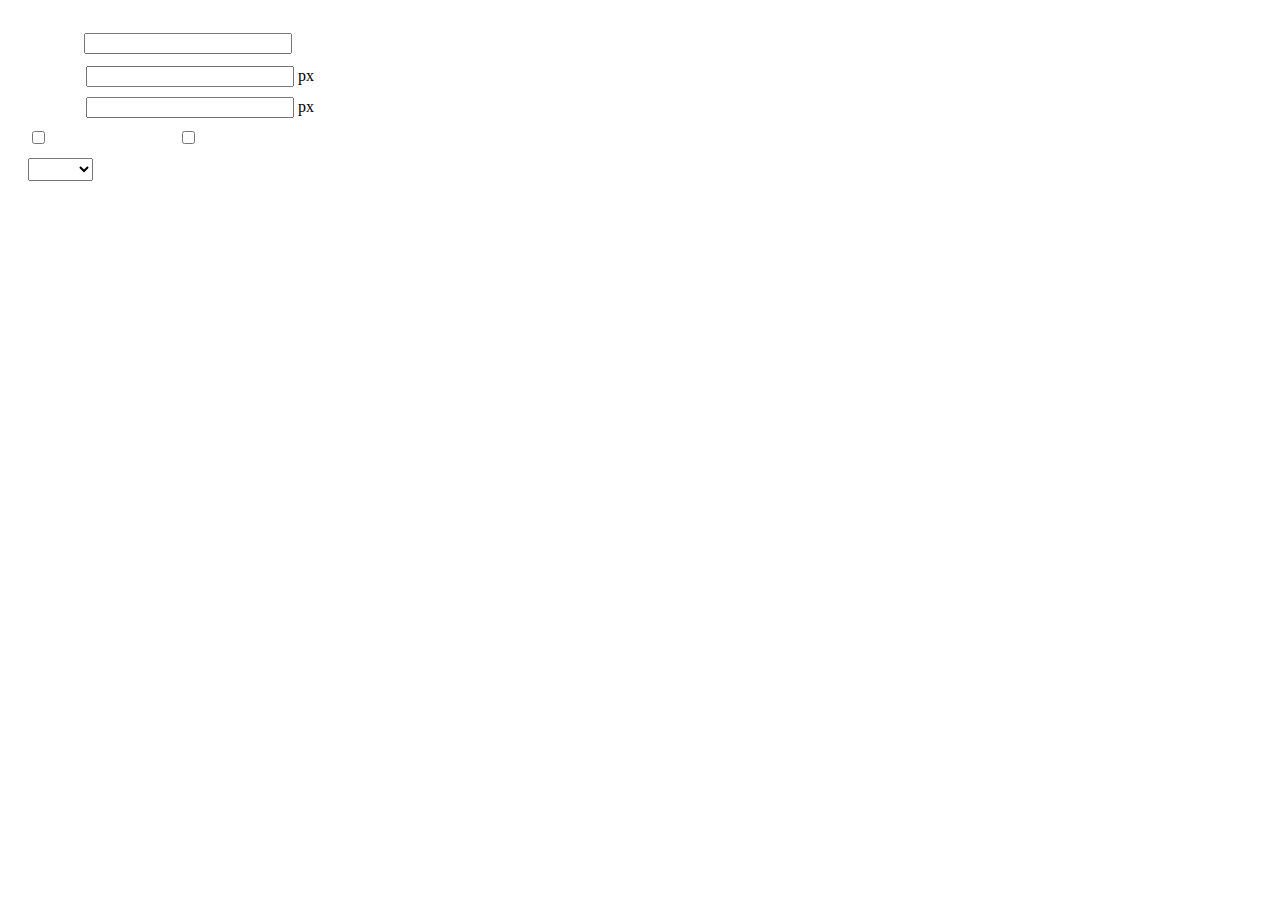
<file: src/main/webapp/utf8-jsp/dialogs/insertframe/insertframe.html>
<!DOCTYPE html>
<html>
<head>
    <meta http-equiv="Content-Type" content="text/html; charset=utf-8"/>
    <title></title>
    <script type="text/javascript" src="../internal.js"></script>
    <style type="text/css">
        .warp {width: 320px;height: 153px;margin-left:5px;padding: 20px 0 0 15px;position: relative;}
        #url {width: 290px; margin-bottom: 2px; margin-left: -6px; margin-left: -2px\9;*margin-left:0;_margin-left:0; }
        .format span{display: inline-block; width: 58px;text-align: center; zoom:1;}
        table td{padding:5px 0;}
        #align{width: 65px;height: 23px;line-height: 22px;}
    </style>
</head>
<body>
<div class="warp">
        <table width="300" cellpadding="0" cellspacing="0">
            <tr>
                <td colspan="2" class="format">
                    <span><var id="lang_input_address"></var></span>
                    <input style="width:200px" id="url" type="text" value=""/>
                </td>
            </tr>
            <tr>
                <td colspan="2" class="format"><span><var id="lang_input_width"></var></span><input style="width:200px" type="text" id="width"/> px</td>

            </tr>
            <tr>
                <td colspan="2" class="format"><span><var id="lang_input_height"></var></span><input style="width:200px" type="text" id="height"/> px</td>
            </tr>
            <tr>
                <td><span><var id="lang_input_isScroll"></var></span><input type="checkbox" id="scroll"/> </td>
                <td><span><var id="lang_input_frameborder"></var></span><input type="checkbox" id="frameborder"/> </td>
            </tr>

            <tr>
                <td colspan="2"><span><var id="lang_input_alignMode"></var></span>
                    <select id="align">
                        <option value=""></option>
                        <option value="left"></option>
                        <option value="right"></option>
                    </select>
                </td>
            </tr>
        </table>
</div>
<script type="text/javascript">
    var iframe = editor._iframe;
    if(iframe){
        $G("url").value = iframe.getAttribute("src")||"";
        $G("width").value = iframe.getAttribute("width")||iframe.style.width.replace("px","")||"";
        $G("height").value = iframe.getAttribute("height") || iframe.style.height.replace("px","") ||"";
        $G("scroll").checked = (iframe.getAttribute("scrolling") == "yes") ? true : false;
        $G("frameborder").checked = (iframe.getAttribute("frameborder") == "1") ? true : false;
        $G("align").value = iframe.align ? iframe.align : "";
    }
    function queding(){
        var  url = $G("url").value.replace(/^\s*|\s*$/ig,""),
                width = $G("width").value,
                height = $G("height").value,
                scroll = $G("scroll"),
                frameborder = $G("frameborder"),
                float = $G("align").value,
                newIframe = editor.document.createElement("iframe"),
                div;
        if(!url){
            alert(lang.enterAddress);
            return false;
        }
        newIframe.setAttribute("src",/http:\/\/|https:\/\//ig.test(url) ? url : "http://"+url);
        /^[1-9]+[.]?\d*$/g.test( width ) ? newIframe.setAttribute("width",width) : "";
        /^[1-9]+[.]?\d*$/g.test( height ) ? newIframe.setAttribute("height",height) : "";
        scroll.checked ?  newIframe.setAttribute("scrolling","yes") : newIframe.setAttribute("scrolling","no");
        frameborder.checked ?  newIframe.setAttribute("frameborder","1",0) : newIframe.setAttribute("frameborder","0",0);
        float ? newIframe.setAttribute("align",float) :  newIframe.setAttribute("align","");
        if(iframe){
            iframe.parentNode.insertBefore(newIframe,iframe);
            domUtils.remove(iframe);
        }else{
            div = editor.document.createElement("div");
            div.appendChild(newIframe);
            editor.execCommand("inserthtml",div.innerHTML);
        }
        editor._iframe = null;
        dialog.close();
    }
    dialog.onok = queding;
    $G("url").onkeydown = function(evt){
        evt = evt || event;
        if(evt.keyCode == 13){
            queding();
        }
    };
    $focus($G( "url" ));

</script>
</body>
</html>
</file>
<file: src/main/webapp/font-style/jindutiao/css/style.css>
@import url("https://fonts.googleapis.com/css?family=Lato");
.outer {
  height: 100vh;
  min-width: 20vw;
  flex: 1;
}

.progress {
  display: inline-flex;
  height: 100%;
  padding: 5vh 10%;
}
.progress > div {
  display: flex;
  flex-direction: column;
  color: #333;
}
.progress > div.left {
  padding-right: 20px;
  text-align: right;
}
.progress > div.left div:last-of-type:after {
  display: none;
}
.progress > div.left div:after {
  content: "";
  background: rgba(51, 51, 51, 0.1);
  border-radius: 2px;
  position: absolute;
  right: -20px;
  top: 10px;
  height: 101%;
  width: 1px;
  -webkit-transform: translateX(50%);
          transform: translateX(50%);
}
.progress > div.right {
  padding-left: 20px;
}
.progress > div.right div.prev:after {
  transition: none;
}
.progress > div.right div.current {
  color: #333;
  font-weight: bold;
}
.progress > div.right div.current:before {
  background: #333;
  padding: 10px;
  transition: all 0.2s 0.15s cubic-bezier(0.175, 0.885, 0.32, 2);
}
.progress > div.right div.current:after {
  height: 0%;
  transition: height .2s ease-out;
}
.progress > div.right div.current ~ div {
  color: #666;
}
.progress > div.right div.current ~ div:before {
  background: #666;
  padding: 2.5px;
}
.progress > div.right div.current ~ div:after {
  height: 0%;
  transition: none;
}
.progress > div.right div:before {
  content: "";
  background: #333;
  padding: 5px;
  border-radius: 50%;
  position: absolute;
  left: -20px;
  top: 10px;
  -webkit-transform: translateX(-50%) translateY(-50%);
          transform: translateX(-50%) translateY(-50%);
  transition: padding 0.2s ease;
}
.progress > div.right div:after {
  content: "";
  background: #333;
  border-radius: 2px;
  position: absolute;
  left: -20px;
  top: 10px;
  height: 101%;
  width: 2px;
  -webkit-transform: translateX(-50%);
          transform: translateX(-50%);
  transition: height 0.2s ease;
}
.progress > div div {
  flex: 1;
  position: relative;
  line-height: 20px;
  cursor: default;
  min-height: 30px;
}
.progress > div div:last-of-type {
  flex: 0;
}

.progress.dark {
  background: #333;
  display: inline-flex;
  height: 100%;
  width: 100%;
  padding: 5vh 10%;
}
.progress.dark > div {
  display: flex;
  flex-direction: column;
  color: #ccc;
}
.progress.dark > div.left {
  padding-right: 20px;
  text-align: right;
}
.progress.dark > div.left div:last-of-type:after {
  display: none;
}
.progress.dark > div.left div:after {
  content: "";
  background: rgba(211, 211, 211, 0.05);
  border-radius: 2px;
  position: absolute;
  right: -20px;
  top: 10px;
  height: 101%;
  width: 1px;
  -webkit-transform: translateX(50%);
          transform: translateX(50%);
}
.progress.dark > div.right {
  padding-left: 20px;
}
.progress.dark > div.right div.prev:after {
  transition: none;
}
.progress.dark > div.right div.current {
  color: white;
  font-weight: bold;
}
.progress.dark > div.right div.current:before {
  background: white;
  padding: 10px;
  transition: all 0.2s 0.15s cubic-bezier(0.175, 0.885, 0.32, 2);
}
.progress.dark > div.right div.current:after {
  height: 0%;
  transition: height .2s ease-out;
}
.progress.dark > div.right div.current ~ div {
  color: #666;
}
.progress.dark > div.right div.current ~ div:before {
  background: #666;
  padding: 2.5px;
}
.progress.dark > div.right div.current ~ div:after {
  height: 0%;
  transition: none;
}
.progress.dark > div.right div:before {
  content: "";
  background: lightgray;
  padding: 5px;
  border-radius: 50%;
  position: absolute;
  left: -20px;
  top: 10px;
  -webkit-transform: translateX(-50%) translateY(-50%);
          transform: translateX(-50%) translateY(-50%);
  transition: padding 0.2s ease;
}
.progress.dark > div.right div:after {
  content: "";
  background: lightgray;
  border-radius: 2px;
  position: absolute;
  left: -20px;
  top: 10px;
  height: 101%;
  width: 2px;
  -webkit-transform: translateX(-50%);
          transform: translateX(-50%);
  transition: height 0.2s ease;
}
.progress.dark > div div {
  flex: 1;
  position: relative;
  line-height: 20px;
  cursor: default;
  min-height: 30px;
}
.progress.dark > div div:last-of-type {
  flex: 0;
}

.done.current {
  color: #62af0b !important;
}
.done.current:before {
  background: #62af0b !important;
}

.dark .done.current {
  color: lightgreen !important;
}
.dark .done.current:before {
  background: lightgreen !important;
}

body {
  margin: 0;
  padding: 0;
  font-family: 'Lato', Arial, sans-serif;
  display: flex;
}

* {
  box-sizing: border-box;
}
</file>
<file: src/main/webapp/font-style/jindutiao2/css/style.css>
@import url("https://fonts.googleapis.com/css?family=Muli:700");
:root {
  --background-modal-color: #fff;
  --body-color: #fff;
  --color-timeline-default: #D2D3D8;
  --color-step-completed: #5C6174;
  --color-checkmark-completed: #fff;
  --color-in-progress: #13CB8F;
  --color-label-default: var(--color-timeline-default);
  --color-label-completed: var(--color-step-completed);
  --color-label-loading: var(--color-in-progress);
  --color-icon-completed: var(--color-step-completed);
  --color-icon-default: var(--color-timeline-default);
}
:root.dark-mode {
  --color-checkmark-completed: #fff;
  --background-modal-color: #5C6174;
  --color-timeline-default: #9799A3;
  --color-checkmark-completed: var(--background-modal-color);
  --body-color: #fff;
  --color-step-completed: #fff;
}

* {
  box-sizing: border-box;
}

body {
  font-family: 'Muli', sans-serif;
  background: var(--body-color);
  padding: 0;
  margin: 0;
  display: flex;
  width: 100vw;
  height: 100vh;
  justify-content: center;
  align-items: center;
  position: relative;
}
body .toggle {
  transform: scale(0.8);
  position: absolute;
  bottom: 30px;
  display: flex;
  align-items: center;
  justify-content: space-around;
  max-width: 140px;
}
body .toggle span {
  margin: 0 0.5rem;
}
body .toggle input[type="checkbox"] {
  height: 0;
  width: 0;
  visibility: hidden;
}
body .toggle input[type="checkbox"]:checked + label {
  background: #13CB8F;
}
body .toggle input[type="checkbox"]:checked + label:after {
  left: calc(100% - 2px);
  transform: translateX(-100%);
}
body .toggle label {
  cursor: pointer;
  width: 75px;
  height: 34px;
  background: #D2D3D8;
  display: block;
  border-radius: 40px;
  position: relative;
}
body .toggle label:after {
  content: "";
  position: absolute;
  top: 2px;
  left: 2px;
  width: 30px;
  height: 30px;
  background: #fff;
  border-radius: 40px;
  transition: 0.3s;
}
body .main-container {
  display: flex;
  flex-direction: column;
  justify-content: center;
  transition: all 200ms ease;
  background: var(--background-modal-color);
  height: 220px;
  min-width: 420px;
  max-width: 750px;
  flex-grow: 1;
  border-radius: 5px;
  box-shadow: 0 2px 5px 0 rgba(0, 0, 0, 0.14);
}
body .main-container .steps-container {
  padding: 40px;
  position: relative;
  display: flex;
  align-items: center;
  justify-content: center;
}
body .main-container .steps-container .step {
  z-index: 1;
  position: relative;
  display: flex;
  align-items: center;
  justify-content: center;
  transition: all 200ms ease;
  flex-grow: 0;
  height: 15px;
  width: 15px;
  border: 4px solid var(--color-timeline-default);
  border-radius: 50%;
}
body .main-container .steps-container .step .preloader, body .main-container .steps-container .step svg {
  display: none;
}
body .main-container .steps-container .step.completed {
  width: 18px;
  height: 18px;
  background: var(--color-step-completed);
  border: none;
}
body .main-container .steps-container .step.completed svg {
  transition: all 200ms ease;
  display: block;
  height: 10px;
  width: 10px;
  fill: var(--color-checkmark-completed);
}
body .main-container .steps-container .step.in-progress {
  width: 18px;
  height: 18px;
  background: var(--color-in-progress);
  border: none;
}
body .main-container .steps-container .step.in-progress .preloader {
  display: block;
  height: 10px;
  width: 10px;
  border: 2px solid #fff;
  border-radius: 50%;
  border-left-color: transparent;
  animation-name: spin;
  animation-duration: 2000ms;
  animation-iteration-count: infinite;
  animation-timing-function: linear;
}
body .main-container .steps-container .step .label {
  position: absolute;
  top: 30px;
  filter: none;
  z-index: 2000;
  color: var(--color-label-default);
  transition: all 200ms ease;
  font-weight: 700;
}
body .main-container .steps-container .step .label.completed {
  color: var(--color-label-completed);
}
body .main-container .steps-container .step .label.loading {
  color: var(--color-label-loading);
}
body .main-container .steps-container .step .icon {
  font-size: 40px;
  position: absolute;
  top: -60px;
  color: var(--color-icon-default);
  transition: color 200ms ease;
}
body .main-container .steps-container .step .icon.completed {
  color: var(--color-icon-completed);
}
body .main-container .steps-container .step .icon.in-progress {
  color: var(--color-in-progress);
}
body .main-container .steps-container .line {
  transition: all 200ms ease;
  height: 2px;
  flex-grow: 1;
  max-width: 120px;
  background: var(--color-timeline-default);
}
body .main-container .steps-container .line.completed {
  background: var(--color-step-completed);
}
body .main-container .steps-container .line.next-step-uncomplete {
  background: linear-gradient(to right, var(--color-step-completed), var(--color-timeline-default));
}
body .main-container .steps-container .line.next-step-in-progress {
  background: linear-gradient(to right, var(--color-step-completed), var(--color-in-progress));
}
body .main-container .steps-container .line.prev-step-in-progress {
  background: linear-gradient(to right, var(--color-in-progress), var(--color-timeline-default));
}

@keyframes spin {
  from {
    transform: rotate(0deg);
  }
  to {
    transform: rotate(360deg);
  }
}
</file>
<file: src/main/webapp/lib/icons-reference/styles.css>
@charset "UTF-8";

@font-face {
  font-family: "dashboard";
  src:url("fonts/dashboard.eot");
  src:url("fonts/dashboard.eot?#iefix") format("embedded-opentype"),
    url("fonts/dashboard.woff") format("woff"),
    url("fonts/dashboard.ttf") format("truetype"),
    url("fonts/dashboard.svg#dashboard") format("svg");
  font-weight: normal;
  font-style: normal;

}

[data-icon]:before {
  font-family: "dashboard" !important;
  content: attr(data-icon);
  font-style: normal !important;
  font-weight: normal !important;
  font-variant: normal !important;
  text-transform: none !important;
  speak: none;
  line-height: 1;
  -webkit-font-smoothing: antialiased;
  -moz-osx-font-smoothing: grayscale;
}

[class^="icon-"]:before,
[class*=" icon-"]:before {
  font-family: "dashboard" !important;
  font-style: normal !important;
  font-weight: normal !important;
  font-variant: normal !important;
  text-transform: none !important;
  speak: none;
  line-height: 1;
  -webkit-font-smoothing: antialiased;
  -moz-osx-font-smoothing: grayscale;
}

.icon-home:before {
  content: "\62";
}
.icon-form:before {
  content: "\61";
}
.icon-list:before {
  content: "\63";
}
.icon-presentation:before {
  content: "\65";
}
.icon-bill:before {
  content: "\66";
}
.icon-check:before {
  content: "\67";
}
.icon-list-1:before {
  content: "\68";
}
.icon-padnote:before {
  content: "\69";
}
.icon-pencil-case:before {
  content: "\6a";
}
.icon-user:before {
  content: "\6b";
}
.icon-bars:before {
  content: "\6c";
}
.icon-line-chart:before {
  content: "\70";
}
.icon-flask:before {
  content: "\6d";
}
.icon-grid:before {
  content: "\6e";
}
.icon-picture:before {
  content: "\6f";
}
.icon-website:before {
  content: "\71";
}
.icon-screen:before {
  content: "\72";
}
.icon-interface-windows:before {
  content: "\73";
}
.icon-clock:before {
  content: "\74";
}
.icon-rss-feed:before {
  content: "\75";
}
.icon-mail:before {
  content: "\64";
}
.icon-ios-email-outline:before {
  content: "\76";
}
.icon-paper-airplane:before {
  content: "\77";
}
.icon-ios-email:before {
  content: "\78";
}
.icon-page:before {
  content: "\41";
}
.icon-close:before {
  content: "\79";
}
.icon-search:before {
  content: "\7a";
}
</file>
<file: src/main/webapp/utf8-jsp/dialogs/background/background.css>
.wrapper{ width: 424px;margin: 10px auto; zoom:1;position: relative}
.tabbody{height:225px;}
.tabbody .panel { position: absolute;width:100%; height:100%;background: #fff; display: none;}
.tabbody .focus { display: block;}

body{font-size: 12px;color: #888;overflow: hidden;}
input,label{vertical-align:middle}
.clear{clear: both;}
.pl{padding-left: 18px;padding-left: 23px\9;}

#imageList {width: 420px;height: 215px;margin-top: 10px;overflow: hidden;overflow-y: auto;}
#imageList div {float: left;width: 100px;height: 95px;margin: 5px 10px;}
#imageList img {cursor: pointer;border: 2px solid white;}

.bgarea{margin: 10px;padding: 5px;height: 84%;border: 1px solid #A8A297;}
.content div{margin: 10px 0 10px 5px;}
.content .iptradio{margin: 0px 5px 5px 0px;}
.txt{width:280px;}

.wrapcolor{height: 19px;}
div.color{float: left;margin: 0;}
#colorPicker{width: 17px;height: 17px;border: 1px solid #CCC;display: inline-block;border-radius: 3px;box-shadow: 2px 2px 5px #D3D6DA;margin: 0;float: left;}
div.alignment,#custom{margin-left: 23px;margin-left: 28px\9;}
#custom input{height: 15px;min-height: 15px;width:20px;}
#repeatType{width:100px;}


/* 图片管理样式 */
#imgManager {
    width: 100%;
    height: 225px;
}
#imgManager #imageList{
    width: 100%;
    overflow-x: hidden;
    overflow-y: auto;
}
#imgManager ul {
    display: block;
    list-style: none;
    margin: 0;
    padding: 0;
}
#imgManager li {
    float: left;
    display: block;
    list-style: none;
    padding: 0;
    width: 113px;
    height: 113px;
    margin: 9px 0 0 19px;
    background-color: #eee;
    overflow: hidden;
    cursor: pointer;
    position: relative;
}
#imgManager li.clearFloat {
    float: none;
    clear: both;
    display: block;
    width:0;
    height:0;
    margin: 0;
    padding: 0;
}
#imgManager li img {
    cursor: pointer;
}
#imgManager li .icon {
    cursor: pointer;
    width: 113px;
    height: 113px;
    position: absolute;
    top: 0;
    left: 0;
    z-index: 2;
    border: 0;
    background-repeat: no-repeat;
}
#imgManager li .icon:hover {
    width: 107px;
    height: 107px;
    border: 3px solid #1094fa;
}
#imgManager li.selected .icon {
    background-image: url(images/success.png);
    background-position: 75px 75px;
}
#imgManager li.selected .icon:hover {
    width: 107px;
    height: 107px;
    border: 3px solid #1094fa;
    background-position: 72px 72px;
}
</file>
<file: src/main/webapp/utf8-jsp/dialogs/charts/charts.css>
html, body {
    width: 100%;
    height: 100%;
    margin: 0;
    padding: 0;
    overflow-x: hidden;
}

.main {
    width: 100%;
    overflow: hidden;
}

.table-view {
    height: 100%;
    float: left;
    margin: 20px;
    width: 40%;
}

.table-view .table-container {
    width: 100%;
    margin-bottom: 50px;
    overflow: scroll;
}

.table-view th {
    padding: 5px 10px;
    background-color: #F7F7F7;
}

.table-view td {
    width: 50px;
    text-align: center;
    padding:0;
}

.table-container input {
    width: 40px;
    padding: 5px;
    border: none;
    outline: none;
}

.table-view caption {
    font-size: 18px;
    text-align: left;
}

.charts-view {
    /*margin-left: 49%!important;*/
    width: 50%;
    margin-left: 49%;
    height: 400px;
}

.charts-container {
    border-left: 1px solid #c3c3c3;
}

.charts-format fieldset {
    padding-left: 20px;
    margin-bottom: 50px;
}

.charts-format legend {
    padding-left: 10px;
    padding-right: 10px;
}

.format-item-container {
    padding: 20px;
}

.format-item-container label {
    display: block;
    margin: 10px 0;
}

.charts-format .data-item {
    border: 1px solid black;
    outline: none;
    padding: 2px 3px;
}

/* 图表类型 */

.charts-type {
    margin-top: 50px;
    height: 300px;
}

.scroll-view {
    border: 1px solid #c3c3c3;
    border-left: none;
    border-right: none;
    overflow: hidden;
}

.scroll-container {
    margin: 20px;
    width: 100%;
    overflow: hidden;
}

.scroll-bed {
    width: 10000px;
    _margin-top: 20px;
    -webkit-transition: margin-left .5s ease;
    -moz-transition: margin-left .5s ease;
    transition: margin-left .5s ease;
}

.view-box {
    display: inline-block;
    *display: inline;
    *zoom: 1;
    margin-right: 20px;
    border: 2px solid white;
    line-height: 0;
    overflow: hidden;
    cursor: pointer;
}

.view-box img {
    border: 1px solid #cecece;
}

.view-box.selected {
    border-color: #7274A7;
}

.button-container {
    margin-bottom: 20px;
    text-align: center;
}

.button-container a {
    display: inline-block;
    width: 100px;
    height: 25px;
    line-height: 25px;
    border: 1px solid #c2ccd1;
    margin-right: 30px;
    text-decoration: none;
    color: black;
    -webkit-border-radius: 2px;
    -moz-border-radius: 2px;
    border-radius: 2px;
}

.button-container a:HOVER {
    background: #fcfcfc;
}

.button-container a:ACTIVE {
    border-top-color: #c2ccd1;
    box-shadow:inset 0 5px 4px -4px rgba(49, 49, 64, 0.1);
}

.edui-charts-not-data {
    height: 100px;
    line-height: 100px;
    text-align: center;
}
</file>
<file: src/main/webapp/utf8-jsp/dialogs/help/help.css>
.wrapper{width: 370px;margin: 10px auto;zoom: 1;}
.tabbody{height: 360px;}
.tabbody .panel{width:100%;height: 360px;position: absolute;background: #fff;}
.tabbody .panel h1{font-size:26px;margin: 5px 0 0 5px;}
.tabbody .panel p{font-size:12px;margin: 5px 0 0 5px;}
.tabbody table{width:90%;line-height: 20px;margin: 5px 0 0 5px;;}
.tabbody table thead{font-weight: bold;line-height: 25px;}
</file>
<file: src/main/webapp/utf8-jsp/third-party/webuploader/webuploader.css>
.webuploader-container {
	position: relative;
}
.webuploader-element-invisible {
	position: absolute !important;
	clip: rect(1px 1px 1px 1px); /* IE6, IE7 */
    clip: rect(1px,1px,1px,1px);
}
.webuploader-pick {
	position: relative;
	display: inline-block;
	cursor: pointer;
	background: #00b7ee;
	padding: 10px 15px;
	color: #fff;
	text-align: center;
	border-radius: 3px;
	overflow: hidden;
}
.webuploader-pick-hover {
	background: #00a2d4;
}

.webuploader-pick-disable {
	opacity: 0.6;
	pointer-events:none;
}
</file>
<file: src/main/webapp/utf8-jsp/dialogs/image/image.css>
@charset "utf-8";
/* dialog样式 */
.wrapper {
    zoom: 1;
    width: 630px;
    *width: 626px;
    height: 380px;
    margin: 0 auto;
    padding: 10px;
    position: relative;
    font-family: sans-serif;
}

/*tab样式框大小*/
.tabhead {
    float:left;
}
.tabbody {
    width: 100%;
    height: 346px;
    position: relative;
    clear: both;
}

.tabbody .panel {
    position: absolute;
    width: 0;
    height: 0;
    background: #fff;
    overflow: hidden;
    display: none;
}

.tabbody .panel.focus {
    width: 100%;
    height: 346px;
    display: block;
}

/* 图片对齐方式 */
.alignBar{
    float:right;
    margin-top: 5px;
    position: relative;
}

.alignBar .algnLabel{
    float:left;
    height: 20px;
    line-height: 20px;
}

.alignBar #alignIcon{
    zoom:1;
    _display: inline;
    display: inline-block;
    position: relative;
}
.alignBar #alignIcon span{
    float: left;
    cursor: pointer;
    display: block;
    width: 19px;
    height: 17px;
    margin-right: 3px;
    margin-left: 3px;
    background-image: url(./images/alignicon.jpg);
}
.alignBar #alignIcon .none-align{
    background-position: 0 -18px;
}
.alignBar #alignIcon .left-align{
    background-position: -20px -18px;
}
.alignBar #alignIcon .right-align{
    background-position: -40px -18px;
}
.alignBar #alignIcon .center-align{
    background-position: -60px -18px;
}
.alignBar #alignIcon .none-align.focus{
    background-position: 0 0;
}
.alignBar #alignIcon .left-align.focus{
    background-position: -20px 0;
}
.alignBar #alignIcon .right-align.focus{
    background-position: -40px 0;
}
.alignBar #alignIcon .center-align.focus{
    background-position: -60px 0;
}




/* 远程图片样式 */
#remote {
    z-index: 200;
}

#remote .top{
    width: 100%;
    margin-top: 25px;
}
#remote .left{
    display: block;
    float: left;
    width: 300px;
    height:10px;
}
#remote .right{
    display: block;
    float: right;
    width: 300px;
    height:10px;
}
#remote .row{
    margin-left: 20px;
    clear: both;
    height: 40px;
}

#remote .row label{
    text-align: center;
    width: 50px;
    zoom:1;
    _display: inline;
    display:inline-block;
    vertical-align: middle;
}
#remote .row label.algnLabel{
    float: left;

}

#remote input.text{
    width: 150px;
    padding: 3px 6px;
    font-size: 14px;
    line-height: 1.42857143;
    color: #555;
    background-color: #fff;
    background-image: none;
    border: 1px solid #ccc;
    border-radius: 4px;
    -webkit-box-shadow: inset 0 1px 1px rgba(0, 0, 0, .075);
    box-shadow: inset 0 1px 1px rgba(0, 0, 0, .075);
    -webkit-transition: border-color ease-in-out .15s, box-shadow ease-in-out .15s;
    transition: border-color ease-in-out .15s, box-shadow ease-in-out .15s;
}
#remote input.text:focus {
    border-color: #66afe9;
    outline: 0;
    -webkit-box-shadow: inset 0 1px 1px rgba(0, 0, 0, .075), 0 0 8px rgba(102, 175, 233, .6);
    box-shadow: inset 0 1px 1px rgba(0, 0, 0, .075), 0 0 8px rgba(102, 175, 233, .6);
}
#remote #url{
    width: 500px;
    margin-bottom: 2px;
}
#remote #width,
#remote #height{
    width: 20px;
    margin-left: 2px;
    margin-right: 2px;
}
#remote #border,
#remote #vhSpace,
#remote #title{
    width: 180px;
    margin-right: 5px;
}
#remote #lock{
}
#remote #lockicon{
    zoom: 1;
    _display:inline;
    display: inline-block;
    width: 20px;
    height: 20px;
    background: url("../../themes/default/images/lock.gif") -13px -13px no-repeat;
    vertical-align: middle;
}
#remote #preview{
    clear: both;
    width: 260px;
    height: 240px;
    z-index: 9999;
    margin-top: 10px;
    background-color: #eee;
    overflow: hidden;
}

/* 上传图片 */
.tabbody #upload.panel {
    width: 0;
    height: 0;
    overflow: hidden;
    position: absolute !important;
    clip: rect(1px, 1px, 1px, 1px);
    background: #fff;
    display: block;
}

.tabbody #upload.panel.focus {
    width: 100%;
    height: 346px;
    display: block;
    clip: auto;
}

#upload .queueList {
    margin: 0;
    width: 100%;
    height: 100%;
    position: absolute;
    overflow: hidden;
}

#upload p {
    margin: 0;
}

.element-invisible {
    width: 0 !important;
    height: 0 !important;
    border: 0;
    padding: 0;
    margin: 0;
    overflow: hidden;
    position: absolute !important;
    clip: rect(1px, 1px, 1px, 1px);
}

#upload .placeholder {
    margin: 10px;
    border: 2px dashed #e6e6e6;
    *border: 0px dashed #e6e6e6;
    height: 172px;
    padding-top: 150px;
    text-align: center;
    background: url(./images/image.png) center 70px no-repeat;
    color: #cccccc;
    font-size: 18px;
    position: relative;
    top:0;
    *top: 10px;
}

#upload .placeholder .webuploader-pick {
    font-size: 18px;
    background: #00b7ee;
    border-radius: 3px;
    line-height: 44px;
    padding: 0 30px;
    *width: 120px;
    color: #fff;
    display: inline-block;
    margin: 0 auto 20px auto;
    cursor: pointer;
    box-shadow: 0 1px 1px rgba(0, 0, 0, 0.1);
}

#upload .placeholder .webuploader-pick-hover {
    background: #00a2d4;
}


#filePickerContainer {
    text-align: center;
}

#upload .placeholder .flashTip {
    color: #666666;
    font-size: 12px;
    position: absolute;
    width: 100%;
    text-align: center;
    bottom: 20px;
}

#upload .placeholder .flashTip a {
    color: #0785d1;
    text-decoration: none;
}

#upload .placeholder .flashTip a:hover {
    text-decoration: underline;
}

#upload .placeholder.webuploader-dnd-over {
    border-color: #999999;
}

#upload .filelist {
    list-style: none;
    margin: 0;
    padding: 0;
    overflow-x: hidden;
    overflow-y: auto;
    position: relative;
    height: 300px;
}

#upload .filelist:after {
    content: '';
    display: block;
    width: 0;
    height: 0;
    overflow: hidden;
    clear: both;
    position: relative;
}

#upload .filelist li {
    width: 113px;
    height: 113px;
    background: url(./images/bg.png);
    text-align: center;
    margin: 9px 0 0 9px;
    *margin: 6px 0 0 6px;
    position: relative;
    display: block;
    float: left;
    overflow: hidden;
    font-size: 12px;
}

#upload .filelist li p.log {
    position: relative;
    top: -45px;
}

#upload .filelist li p.title {
    position: absolute;
    top: 0;
    left: 0;
    width: 100%;
    overflow: hidden;
    white-space: nowrap;
    text-overflow: ellipsis;
    top: 5px;
    text-indent: 5px;
    text-align: left;
}

#upload .filelist li p.progress {
    position: absolute;
    width: 100%;
    bottom: 0;
    left: 0;
    height: 8px;
    overflow: hidden;
    z-index: 50;
    margin: 0;
    border-radius: 0;
    background: none;
    -webkit-box-shadow: 0 0 0;
}

#upload .filelist li p.progress span {
    display: none;
    overflow: hidden;
    width: 0;
    height: 100%;
    background: #1483d8 url(./images/progress.png) repeat-x;

    -webit-transition: width 200ms linear;
    -moz-transition: width 200ms linear;
    -o-transition: width 200ms linear;
    -ms-transition: width 200ms linear;
    transition: width 200ms linear;

    -webkit-animation: progressmove 2s linear infinite;
    -moz-animation: progressmove 2s linear infinite;
    -o-animation: progressmove 2s linear infinite;
    -ms-animation: progressmove 2s linear infinite;
    animation: progressmove 2s linear infinite;

    -webkit-transform: translateZ(0);
}

@-webkit-keyframes progressmove {
    0% {
        background-position: 0 0;
    }
    100% {
        background-position: 17px 0;
    }
}

@-moz-keyframes progressmove {
    0% {
        background-position: 0 0;
    }
    100% {
        background-position: 17px 0;
    }
}

@keyframes progressmove {
    0% {
        background-position: 0 0;
    }
    100% {
        background-position: 17px 0;
    }
}

#upload .filelist li p.imgWrap {
    position: relative;
    z-index: 2;
    line-height: 113px;
    vertical-align: middle;
    overflow: hidden;
    width: 113px;
    height: 113px;

    -webkit-transform-origin: 50% 50%;
    -moz-transform-origin: 50% 50%;
    -o-transform-origin: 50% 50%;
    -ms-transform-origin: 50% 50%;
    transform-origin: 50% 50%;

    -webit-transition: 200ms ease-out;
    -moz-transition: 200ms ease-out;
    -o-transition: 200ms ease-out;
    -ms-transition: 200ms ease-out;
    transition: 200ms ease-out;
}

#upload .filelist li img {
    width: 100%;
}

#upload .filelist li p.error {
    background: #f43838;
    color: #fff;
    position: absolute;
    bottom: 0;
    left: 0;
    height: 28px;
    line-height: 28px;
    width: 100%;
    z-index: 100;
    display:none;
}

#upload .filelist li .success {
    display: block;
    position: absolute;
    left: 0;
    bottom: 0;
    height: 40px;
    width: 100%;
    z-index: 200;
    background: url(./images/success.png) no-repeat right bottom;
    background: url(./images/success.gif) no-repeat right bottom \9;
}

#upload .filelist li.filePickerBlock {
    width: 113px;
    height: 113px;
    background: url(./images/image.png) no-repeat center 12px;
    border: 1px solid #eeeeee;
    border-radius: 0;
}
#upload .filelist li.filePickerBlock div.webuploader-pick  {
    width: 100%;
    height: 100%;
    margin: 0;
    padding: 0;
    opacity: 0;
    background: none;
    font-size: 0;
}

#upload .filelist div.file-panel {
    position: absolute;
    height: 0;
    filter: progid:DXImageTransform.Microsoft.gradient(GradientType=0, startColorstr='#80000000', endColorstr='#80000000') \0;
    background: rgba(0, 0, 0, 0.5);
    width: 100%;
    top: 0;
    left: 0;
    overflow: hidden;
    z-index: 300;
}

#upload .filelist div.file-panel span {
    width: 24px;
    height: 24px;
    display: inline;
    float: right;
    text-indent: -9999px;
    overflow: hidden;
    background: url(./images/icons.png) no-repeat;
    background: url(./images/icons.gif) no-repeat \9;
    margin: 5px 1px 1px;
    cursor: pointer;
    -webkit-tap-highlight-color: rgba(0,0,0,0);
    -webkit-user-select: none;
    -moz-user-select: none;
    -ms-user-select: none;
    user-select: none;
}

#upload .filelist div.file-panel span.rotateLeft {
    display:none;
    background-position: 0 -24px;
}

#upload .filelist div.file-panel span.rotateLeft:hover {
    background-position: 0 0;
}

#upload .filelist div.file-panel span.rotateRight {
    display:none;
    background-position: -24px -24px;
}

#upload .filelist div.file-panel span.rotateRight:hover {
    background-position: -24px 0;
}

#upload .filelist div.file-panel span.cancel {
    background-position: -48px -24px;
}

#upload .filelist div.file-panel span.cancel:hover {
    background-position: -48px 0;
}

#upload .statusBar {
    height: 45px;
    border-bottom: 1px solid #dadada;
    margin: 0 10px;
    padding: 0;
    line-height: 45px;
    vertical-align: middle;
    position: relative;
}

#upload .statusBar .progress {
    border: 1px solid #1483d8;
    width: 198px;
    background: #fff;
    height: 18px;
    position: absolute;
    top: 12px;
    display: none;
    text-align: center;
    line-height: 18px;
    color: #6dbfff;
    margin: 0 10px 0 0;
}
#upload .statusBar .progress span.percentage {
    width: 0;
    height: 100%;
    left: 0;
    top: 0;
    background: #1483d8;
    position: absolute;
}
#upload .statusBar .progress span.text {
    position: relative;
    z-index: 10;
}

#upload .statusBar .info {
    display: inline-block;
    font-size: 14px;
    color: #666666;
}

#upload .statusBar .btns {
    position: absolute;
    top: 7px;
    right: 0;
    line-height: 30px;
}

#filePickerBtn {
    display: inline-block;
    float: left;
}
#upload .statusBar .btns .webuploader-pick,
#upload .statusBar .btns .uploadBtn,
#upload .statusBar .btns .uploadBtn.state-uploading,
#upload .statusBar .btns .uploadBtn.state-paused {
    background: #ffffff;
    border: 1px solid #cfcfcf;
    color: #565656;
    padding: 0 18px;
    display: inline-block;
    border-radius: 3px;
    margin-left: 10px;
    cursor: pointer;
    font-size: 14px;
    float: left;
    -webkit-user-select: none;
    -moz-user-select: none;
    -ms-user-select: none;
    user-select: none;
}
#upload .statusBar .btns .webuploader-pick-hover,
#upload .statusBar .btns .uploadBtn:hover,
#upload .statusBar .btns .uploadBtn.state-uploading:hover,
#upload .statusBar .btns .uploadBtn.state-paused:hover {
    background: #f0f0f0;
}

#upload .statusBar .btns .uploadBtn,
#upload .statusBar .btns .uploadBtn.state-paused{
    background: #00b7ee;
    color: #fff;
    border-color: transparent;
}
#upload .statusBar .btns .uploadBtn:hover,
#upload .statusBar .btns .uploadBtn.state-paused:hover{
    background: #00a2d4;
}

#upload .statusBar .btns .uploadBtn.disabled {
    pointer-events: none;
    filter:alpha(opacity=60);
    -moz-opacity:0.6;
    -khtml-opacity: 0.6;
    opacity: 0.6;
}



/* 图片管理样式 */
#online {
    width: 100%;
    height: 336px;
    padding: 10px 0 0 0;
}
#online #imageList{
    width: 100%;
    height: 100%;
    overflow-x: hidden;
    overflow-y: auto;
    position: relative;
}
#online ul {
    display: block;
    list-style: none;
    margin: 0;
    padding: 0;
}
#online li {
    float: left;
    display: block;
    list-style: none;
    padding: 0;
    width: 113px;
    height: 113px;
    margin: 0 0 9px 9px;
    *margin: 0 0 6px 6px;
    background-color: #eee;
    overflow: hidden;
    cursor: pointer;
    position: relative;
}
#online li.clearFloat {
    float: none;
    clear: both;
    display: block;
    width:0;
    height:0;
    margin: 0;
    padding: 0;
}
#online li img {
    cursor: pointer;
}
#online li .icon {
    cursor: pointer;
    width: 113px;
    height: 113px;
    position: absolute;
    top: 0;
    left: 0;
    z-index: 2;
    border: 0;
    background-repeat: no-repeat;
}
#online li .icon:hover {
    width: 107px;
    height: 107px;
    border: 3px solid #1094fa;
}
#online li.selected .icon {
    background-image: url(images/success.png);
    background-image: url(images/success.gif)\9;
    background-position: 75px 75px;
}
#online li.selected .icon:hover {
    width: 107px;
    height: 107px;
    border: 3px solid #1094fa;
    background-position: 72px 72px;
}


/* 图片搜索样式 */
#search .searchBar {
    width: 100%;
    height: 30px;
    margin: 10px 0 5px 0;
    padding: 0;
}

#search input.text{
    width: 150px;
    padding: 3px 6px;
    font-size: 14px;
    line-height: 1.42857143;
    color: #555;
    background-color: #fff;
    background-image: none;
    border: 1px solid #ccc;
    border-radius: 4px;
    -webkit-box-shadow: inset 0 1px 1px rgba(0, 0, 0, .075);
    box-shadow: inset 0 1px 1px rgba(0, 0, 0, .075);
    -webkit-transition: border-color ease-in-out .15s, box-shadow ease-in-out .15s;
    transition: border-color ease-in-out .15s, box-shadow ease-in-out .15s;
}
#search input.text:focus {
    border-color: #66afe9;
    outline: 0;
    -webkit-box-shadow: inset 0 1px 1px rgba(0, 0, 0, .075), 0 0 8px rgba(102, 175, 233, .6);
    box-shadow: inset 0 1px 1px rgba(0, 0, 0, .075), 0 0 8px rgba(102, 175, 233, .6);
}
#search input.searchTxt {
    margin-left:5px;
    padding-left: 5px;
    background: #FFF;
    width: 300px;
    *width: 260px;
    height: 21px;
    line-height: 21px;
    float: left;
    dislay: block;
}

#search .searchType {
    width: 65px;
    height: 28px;
    padding:0;
    line-height: 28px;
    border: 1px solid #d7d7d7;
    border-radius: 0;
    vertical-align: top;
    margin-left: 5px;
    float: left;
    dislay: block;
}

#search #searchBtn,
#search #searchReset {
    display: inline-block;
    margin-bottom: 0;
    margin-right: 5px;
    padding: 4px 10px;
    font-weight: 400;
    text-align: center;
    vertical-align: middle;
    cursor: pointer;
    background-image: none;
    border: 1px solid transparent;
    white-space: nowrap;
    font-size: 14px;
    border-radius: 4px;
    -webkit-user-select: none;
    -moz-user-select: none;
    -ms-user-select: none;
    user-select: none;
    vertical-align: top;
    float: right;
}

#search #searchBtn {
    color: white;
    border-color: #285e8e;
    background-color: #3b97d7;
}
#search #searchReset {
    color: #333;
    border-color: #ccc;
    background-color: #fff;
}
#search #searchBtn:hover {
    background-color: #3276b1;
}
#search #searchReset:hover {
    background-color: #eee;
}

#search .msg {
    margin-left: 5px;
}

#search .searchList{
    width: 100%;
    height: 300px;
    overflow: hidden;
    clear: both;
}
#search .searchList ul{
    margin:0;
    padding:0;
    list-style:none;
    clear: both;
    width: 100%;
    height: 100%;
    overflow-x: hidden;
    overflow-y: auto;
    zoom: 1;
    position: relative;
}

#search .searchList li {
    list-style:none;
    float: left;
    display: block;
    width: 115px;
    margin: 5px 10px 5px 20px;
    *margin: 5px 10px 5px 15px;
    padding:0;
    font-size: 12px;
    box-shadow: 0 1px 3px rgba(0, 0, 0, .3);
    -moz-box-shadow: 0 1px 3px rgba(0, 0, 0, .3);
    -webkit-box-shadow: 0 1px 3px rgba(0, 0, 0, .3);
    position: relative;
    vertical-align: top;
    text-align: center;
    overflow: hidden;
    cursor: pointer;
    filter: alpha(Opacity=100);
    -moz-opacity: 1;
    opacity: 1;
    border: 2px solid #eee;
}

#search .searchList li.selected {
    filter: alpha(Opacity=40);
    -moz-opacity: 0.4;
    opacity: 0.4;
    border: 2px solid #00a0e9;
}

#search .searchList li p {
    background-color: #eee;
    margin: 0;
    padding: 0;
    position: relative;
    width:100%;
    height:115px;
    overflow: hidden;
}

#search .searchList li p img {
    cursor: pointer;
    border: 0;
}

#search .searchList li a {
    color: #999;
    border-top: 1px solid #F2F2F2;
    background: #FAFAFA;
    text-align: center;
    display: block;
    padding: 0 5px;
    width: 105px;
    height:32px;
    line-height:32px;
    white-space:nowrap;
    text-overflow:ellipsis;
    text-decoration: none;
    overflow: hidden;
    word-break: break-all;
}

#search .searchList a:hover {
    text-decoration: underline;
    color: #333;
}
#search .searchList .clearFloat{
    clear: both;
}
</file>
